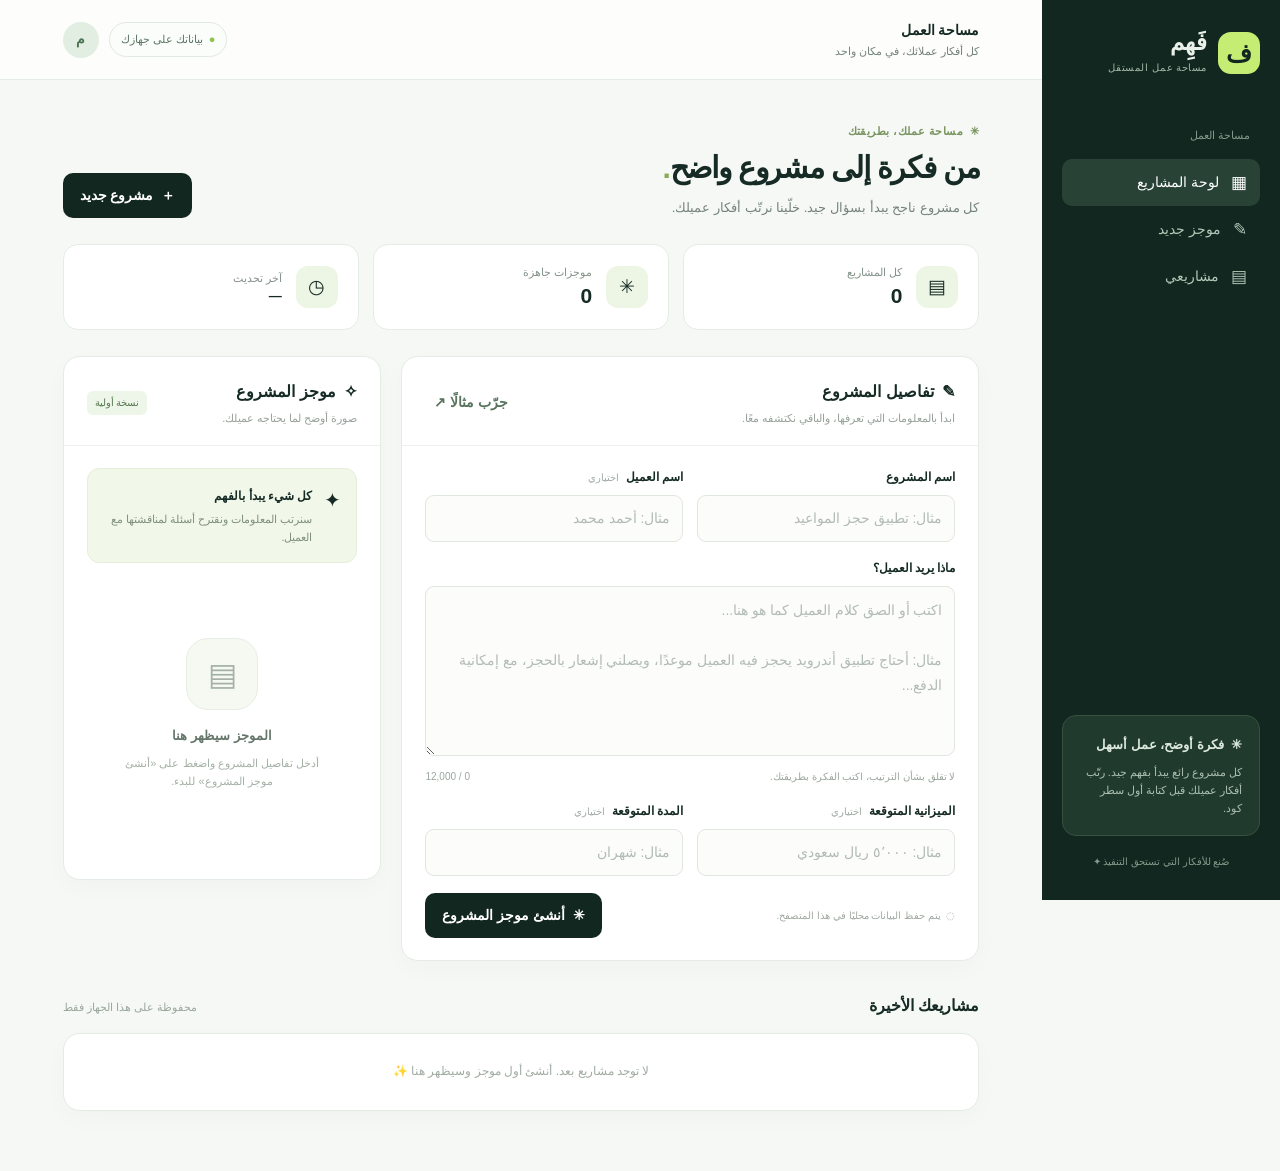
<file: index.html>
<!DOCTYPE html>
<html lang="ar" dir="rtl">
<head>
<meta charset="utf-8"><meta name="viewport" content="width=device-width,initial-scale=1,viewport-fit=cover"><meta name="theme-color" content="#12261f"><meta name="description" content="رتّب طلبات العملاء وحوّلها إلى موجز مشروع واضح."><link rel="manifest" href="manifest.webmanifest"><link rel="icon" href="icon.svg" type="image/svg+xml"><title>فَهِم | من فكرة إلى مشروع واضح</title>
<style>
:root{--ink:#162b25;--dark:#11271f;--muted:#75847b;--line:#e5ebe5;--bg:#f6f8f5;--green:#c5ed73;--white:#fff;--accent:#315b43;--red:#ba554c}*{box-sizing:border-box}body{margin:0;background:var(--bg);color:var(--ink);font-family:Tahoma,Arial,sans-serif;font-size:14px;line-height:1.65}button,input,textarea,select{font:inherit}button{cursor:pointer}button:focus-visible,input:focus-visible,textarea:focus-visible{outline:3px solid #a5cd7b;outline-offset:2px}button{border:0}.layout{display:grid;grid-template-columns:238px minmax(0,1fr);min-height:100vh}.sidebar{background:var(--dark);color:#eaf1ea;padding:30px 20px;display:flex;flex-direction:column;position:sticky;top:0;height:100vh}.brand{display:flex;align-items:center;gap:11px;text-decoration:none;color:inherit}.brand-mark{width:42px;height:42px;border-radius:13px;background:var(--green);color:var(--dark);display:grid;place-items:center;font-size:25px;font-weight:bold;line-height:1}.brand-name{font-size:23px;font-weight:800;line-height:1.1}.brand-small{font-size:10px;color:#a6b7a8;letter-spacing:.05em;margin-top:5px}.nav-label{color:#829a8b;font-size:11px;margin:49px 10px 15px}.nav-btn{width:100%;color:#b4c6b8;background:transparent;border-radius:10px;text-align:right;padding:12px 13px;display:flex;gap:12px;align-items:center}.nav-btn.active,.nav-btn:hover{color:#fff;background:#284336}.nav-icon{font-size:17px;line-height:1}.side-bottom{margin-top:auto;background:#203b2e;border:1px solid #365140;padding:17px;border-radius:14px;color:#dce8dc}.side-bottom strong{font-size:13px}.side-bottom p{font-size:11px;color:#aabfb0;margin:7px 0 0}.side-footer{color:#829a8b;font-size:10px;margin-top:18px;text-align:center}.main{min-width:0}.topbar{height:80px;background:rgba(255,255,255,.76);border-bottom:1px solid var(--line);display:flex;align-items:center;justify-content:space-between;padding:0 6%;gap:16px}.topbar-title{font-weight:700;font-size:14px}.topbar-sub{font-size:11px;color:var(--muted)}.top-actions{display:flex;align-items:center;gap:10px}.local-badge{font-size:11px;color:#5f7867;border:1px solid #e2e9e2;background:#fbfdfb;padding:7px 11px;border-radius:25px;white-space:nowrap}.local-badge:before{content:'●';color:#8fc451;margin-left:6px}.avatar{height:36px;width:36px;border-radius:50%;background:#e2eee1;display:grid;place-items:center;color:#4b7354;font-weight:bold}.container{max-width:1240px;margin:auto;padding:42px 6% 60px}.eyebrow{font-size:11px;font-weight:700;letter-spacing:.04em;color:#77935e;margin-bottom:8px}.hero{display:flex;justify-content:space-between;gap:20px;align-items:end;margin-bottom:26px}.hero h1{font-size:30px;letter-spacing:-.04em;line-height:1.35;margin:0}.hero p{color:var(--muted);margin:8px 0 0;font-size:13px}.btn{border-radius:10px;padding:11px 17px;font-weight:700;display:inline-flex;align-items:center;justify-content:center;gap:8px;white-space:nowrap}.btn-primary{background:var(--dark);color:#fff}.btn-primary:hover{background:#294a36}.btn-lime{background:var(--green);color:var(--dark)}.btn-lime:hover{background:#b4e660}.btn-outline{background:#fff;color:var(--ink);border:1px solid #dce5dc}.btn-outline:hover{background:#f5f8f4}.btn-ghost{background:transparent;color:#58745f;padding:7px 9px}.btn:disabled{opacity:.5;cursor:not-allowed}.metrics{display:grid;grid-template-columns:repeat(3,1fr);gap:14px;margin-bottom:26px}.metric{background:#fff;border:1px solid var(--line);border-radius:15px;padding:18px 20px;display:flex;align-items:center;gap:14px}.metric-icon{height:42px;width:42px;border-radius:12px;background:#edf5e5;display:grid;place-items:center;font-size:19px}.metric-label{font-size:11px;color:#85928a}.metric-value{font-size:21px;font-weight:bold;line-height:1.4}.workspace{display:grid;grid-template-columns:minmax(0,1.45fr) minmax(290px,.8fr);gap:20px;align-items:start}.panel{background:#fff;border:1px solid var(--line);border-radius:17px;box-shadow:0 8px 26px rgba(30,63,43,.025)}.panel-header{padding:22px 23px 18px;border-bottom:1px solid #edf0ed;display:flex;align-items:center;justify-content:space-between;gap:12px}.panel-header h2{margin:0;font-size:16px}.panel-header p{margin:4px 0 0;color:#97a29a;font-size:11px}.panel-body{padding:22px 23px}.field-row{display:grid;grid-template-columns:1fr 1fr;gap:14px}.field{margin-bottom:17px}.field label{display:block;font-size:12px;font-weight:700;margin-bottom:7px}.optional{font-weight:400;color:#a0aaa3;font-size:10px;margin-right:4px}input,textarea,select{width:100%;border:1px solid #dfe7df;background:#fcfdfb;border-radius:9px;padding:11px 12px;color:var(--ink)}input::placeholder,textarea::placeholder{color:#b2bbb4}textarea{resize:vertical;min-height:170px;line-height:1.8}.hint{display:flex;justify-content:space-between;gap:10px;color:#9ba79d;font-size:10px;margin-top:6px}.form-footer{display:flex;align-items:center;justify-content:space-between;gap:12px}.form-note{font-size:10px;color:#a0aaa2}.helper{background:#f1f7e9;border:1px solid #e5efda;padding:15px;border-radius:12px;margin-bottom:16px;display:flex;gap:12px}.helper-icon{font-size:20px}.helper strong{font-size:12px}.helper p{font-size:11px;color:#81907f;margin:3px 0 0}.result-empty{min-height:278px;display:flex;flex-direction:column;align-items:center;justify-content:center;text-align:center;color:#a5b1a7}.empty-art{height:72px;width:72px;border:1px solid #e7eee4;background:#f5f9f1;border-radius:22px;display:grid;place-items:center;font-size:31px;margin-bottom:15px}.result-empty strong{font-size:13px;color:#65766a}.result-empty p{font-size:11px;max-width:220px;margin:7px 0}.result-content h3{font-size:14px;margin:0 0 4px}.result-content .project-client{font-size:11px;color:#93a098;margin-bottom:17px}.result-section{border-top:1px solid #edf1ed;padding-top:14px;margin-top:14px}.result-section h4{font-size:12px;margin:0 0 8px}.result-section p,.result-section li{font-size:12px;color:#65776b;overflow-wrap:anywhere}.result-section ul{padding-right:18px;margin:0}.result-section li{margin:5px 0}.tags{display:flex;flex-wrap:wrap;gap:6px}.tag{background:#eef5e9;color:#55784e;border-radius:6px;padding:4px 8px;font-size:10px}.result-actions{display:flex;gap:7px;flex-wrap:wrap;margin-top:18px}.result-actions .btn{font-size:11px;padding:9px 10px}.section-head{display:flex;justify-content:space-between;align-items:center;margin:32px 0 13px}.section-head h2{font-size:16px;margin:0}.section-head span{font-size:11px;color:#9aa79c}.projects{overflow:hidden}.project-row{display:flex;align-items:center;gap:14px;padding:16px 20px;border-bottom:1px solid #eff2ef}.project-row:last-child{border:0}.project-icon{flex-shrink:0;width:41px;height:41px;border-radius:11px;background:#f0f6eb;color:#6f965e;display:grid;place-items:center;font-size:18px}.project-info{flex:1;min-width:0}.project-info strong{display:block;overflow:hidden;text-overflow:ellipsis;white-space:nowrap;font-size:12px}.project-info small{color:#9ca9a0;font-size:10px}.project-row .btn{font-size:11px}.empty-list{padding:28px;text-align:center;color:#a0aca3;font-size:12px}.toast{position:fixed;bottom:24px;left:24px;background:#193b2d;color:#fff;padding:11px 18px;border-radius:9px;z-index:10;box-shadow:0 8px 22px #0002;font-size:12px;opacity:0;transform:translateY(8px);transition:.2s;pointer-events:none}.toast.show{opacity:1;transform:none}.mobile-brand{display:none}.hidden{display:none!important}#printArea{display:none}@media(max-width:900px){.layout{grid-template-columns:1fr}.sidebar{display:none}.mobile-brand{display:flex}.topbar{padding:0 5%;height:68px}.topbar-title-wrap{display:none}.container{padding:30px 5% 60px}.workspace{grid-template-columns:1fr}.hero h1{font-size:26px}.workspace .panel:last-child{order:2}}@media(max-width:520px){.container{padding:25px 16px 50px}.topbar{padding:0 16px}.hero{align-items:flex-start}.hero h1{font-size:23px}.hero p{font-size:12px}.hero .btn{padding:10px 12px;font-size:11px}.metrics{gap:8px}.metric{padding:12px 10px;gap:8px}.metric-icon{width:31px;height:31px;border-radius:9px;font-size:14px}.metric-label{font-size:9px}.metric-value{font-size:17px}.panel-body{padding:18px 16px}.panel-header{padding:19px 16px}.field-row{grid-template-columns:1fr;gap:0}.form-footer{align-items:flex-start;flex-direction:column-reverse}.form-footer .btn{width:100%}.project-row{padding:14px 12px;gap:8px}.project-row .btn{padding:7px}.local-badge{font-size:10px}.avatar{display:none}.mobile-brand .brand-name{font-size:19px}.mobile-brand .brand-mark{height:35px;width:35px;font-size:20px}.mobile-brand .brand-small{font-size:9px}}@media print{body{background:white}.layout,.toast{display:none!important}#printArea{display:block;color:#111;font-family:Arial,sans-serif;padding:2cm;direction:rtl}#printArea h1{font-size:23pt}#printArea h3{margin-top:22px}#printArea p,#printArea li{font-size:12pt;line-height:1.8;white-space:pre-wrap}}
</style></head>
<body><div class="layout"><aside class="sidebar"><a href="#" class="brand"><div class="brand-mark">ف</div><div><div class="brand-name">فَهِم</div><div class="brand-small">مساحة عمل المستقل</div></div></a><div class="nav-label">مساحة العمل</div><button class="nav-btn active" data-scroll="top"><span class="nav-icon">▦</span> لوحة المشاريع</button><button class="nav-btn" data-scroll="formPanel"><span class="nav-icon">✎</span> موجز جديد</button><button class="nav-btn" data-scroll="projectsSection"><span class="nav-icon">▤</span> مشاريعي</button><button class="nav-btn hidden" id="installSide"><span class="nav-icon">↓</span> تثبيت التطبيق</button><div class="side-bottom"><strong>✳ &nbsp;فكرة أوضح، عمل أسهل</strong><p>كل مشروع رائع يبدأ بفهم جيد. رتّب أفكار عميلك قبل كتابة أول سطر كود.</p></div><div class="side-footer">صُنع للأفكار التي تستحق التنفيذ ✦</div></aside><main class="main" id="top"><header class="topbar"><div class="topbar-title-wrap"><div class="topbar-title">مساحة العمل</div><div class="topbar-sub">كل أفكار عملائك، في مكان واحد</div></div><div class="mobile-brand brand"><div class="brand-mark">ف</div><div><div class="brand-name">فَهِم</div><div class="brand-small">مساحة عمل المستقل</div></div></div><div class="top-actions"><button id="installTop" class="btn btn-outline hidden">↓ تثبيت</button><div class="local-badge">بياناتك على جهازك</div><div class="avatar">م</div></div></header><div class="container"><div class="hero"><div><div class="eyebrow">✳ &nbsp;مساحة عملك، بطريقتك</div><h1>من فكرة إلى مشروع واضح<span style="color:#87ad54">.</span></h1><p>كل مشروع ناجح يبدأ بسؤال جيد. خلّينا نرتّب أفكار عميلك.</p></div><button class="btn btn-primary" id="newBtn"><span>＋</span> مشروع جديد</button></div><div class="metrics"><div class="metric"><div class="metric-icon">▤</div><div><div class="metric-label">كل المشاريع</div><div class="metric-value" id="totalCount">٠</div></div></div><div class="metric"><div class="metric-icon">✳</div><div><div class="metric-label">موجزات جاهزة</div><div class="metric-value" id="readyCount">٠</div></div></div><div class="metric"><div class="metric-icon">◷</div><div><div class="metric-label">آخر تحديث</div><div class="metric-value" id="lastUpdate" style="font-size:13px">—</div></div></div></div><div class="workspace"><section class="panel" id="formPanel"><div class="panel-header"><div><h2>✎ &nbsp;تفاصيل المشروع</h2><p>ابدأ بالمعلومات التي تعرفها، والباقي نكتشفه معًا.</p></div><button id="demoBtn" class="btn btn-ghost">جرّب مثالًا ↗</button></div><div class="panel-body"><form id="briefForm"><div class="field-row"><div class="field"><label for="projectName">اسم المشروع</label><input id="projectName" placeholder="مثال: تطبيق حجز المواعيد" maxlength="100" required></div><div class="field"><label for="clientName">اسم العميل <span class="optional">اختياري</span></label><input id="clientName" placeholder="مثال: أحمد محمد" maxlength="100"></div></div><div class="field"><label for="request">ماذا يريد العميل؟</label><textarea id="request" required placeholder="اكتب أو الصق كلام العميل كما هو هنا...&#10;&#10;مثال: أحتاج تطبيق أندرويد يحجز فيه العميل موعدًا، ويصلني إشعار بالحجز، مع إمكانية الدفع..." maxlength="12000"></textarea><div class="hint"><span>لا تقلق بشأن الترتيب، اكتب الفكرة بطريقتك.</span><span id="charCount">٠ / ١٢٠٠٠</span></div></div><div class="field-row"><div class="field"><label for="budget">الميزانية المتوقعة <span class="optional">اختياري</span></label><input id="budget" placeholder="مثال: ٥٬٠٠٠ ريال سعودي" maxlength="100"></div><div class="field"><label for="timeline">المدة المتوقعة <span class="optional">اختياري</span></label><input id="timeline" placeholder="مثال: شهران" maxlength="100"></div></div><div class="form-footer"><span class="form-note">◌ &nbsp;يتم حفظ البيانات محليًا في هذا المتصفح.</span><button class="btn btn-primary" type="submit">✳ &nbsp;أنشئ موجز المشروع</button></div></form></div></section><section class="panel" id="resultPanel"><div class="panel-header"><div><h2>✧ &nbsp;موجز المشروع</h2><p>صورة أوضح لما يحتاجه عميلك.</p></div><span class="tag">نسخة أولية</span></div><div class="panel-body"><div class="helper"><span class="helper-icon">✦</span><div><strong>كل شيء يبدأ بالفهم</strong><p>سنرتب المعلومات ونقترح أسئلة لمناقشتها مع العميل.</p></div></div><div id="emptyResult" class="result-empty"><div class="empty-art">▤</div><strong>الموجز سيظهر هنا</strong><p>أدخل تفاصيل المشروع واضغط على «أنشئ موجز المشروع» للبدء.</p></div><div id="result" class="result-content hidden"></div></div></section></div><section id="projectsSection"><div class="section-head"><h2>مشاريعك الأخيرة</h2><span>محفوظة على هذا الجهاز فقط</span></div><div id="projects" class="projects panel"></div></section></div></main></div><div class="toast" id="toast" role="status"></div><div id="printArea"></div><script src="app.js"></script></body></html>
</file>
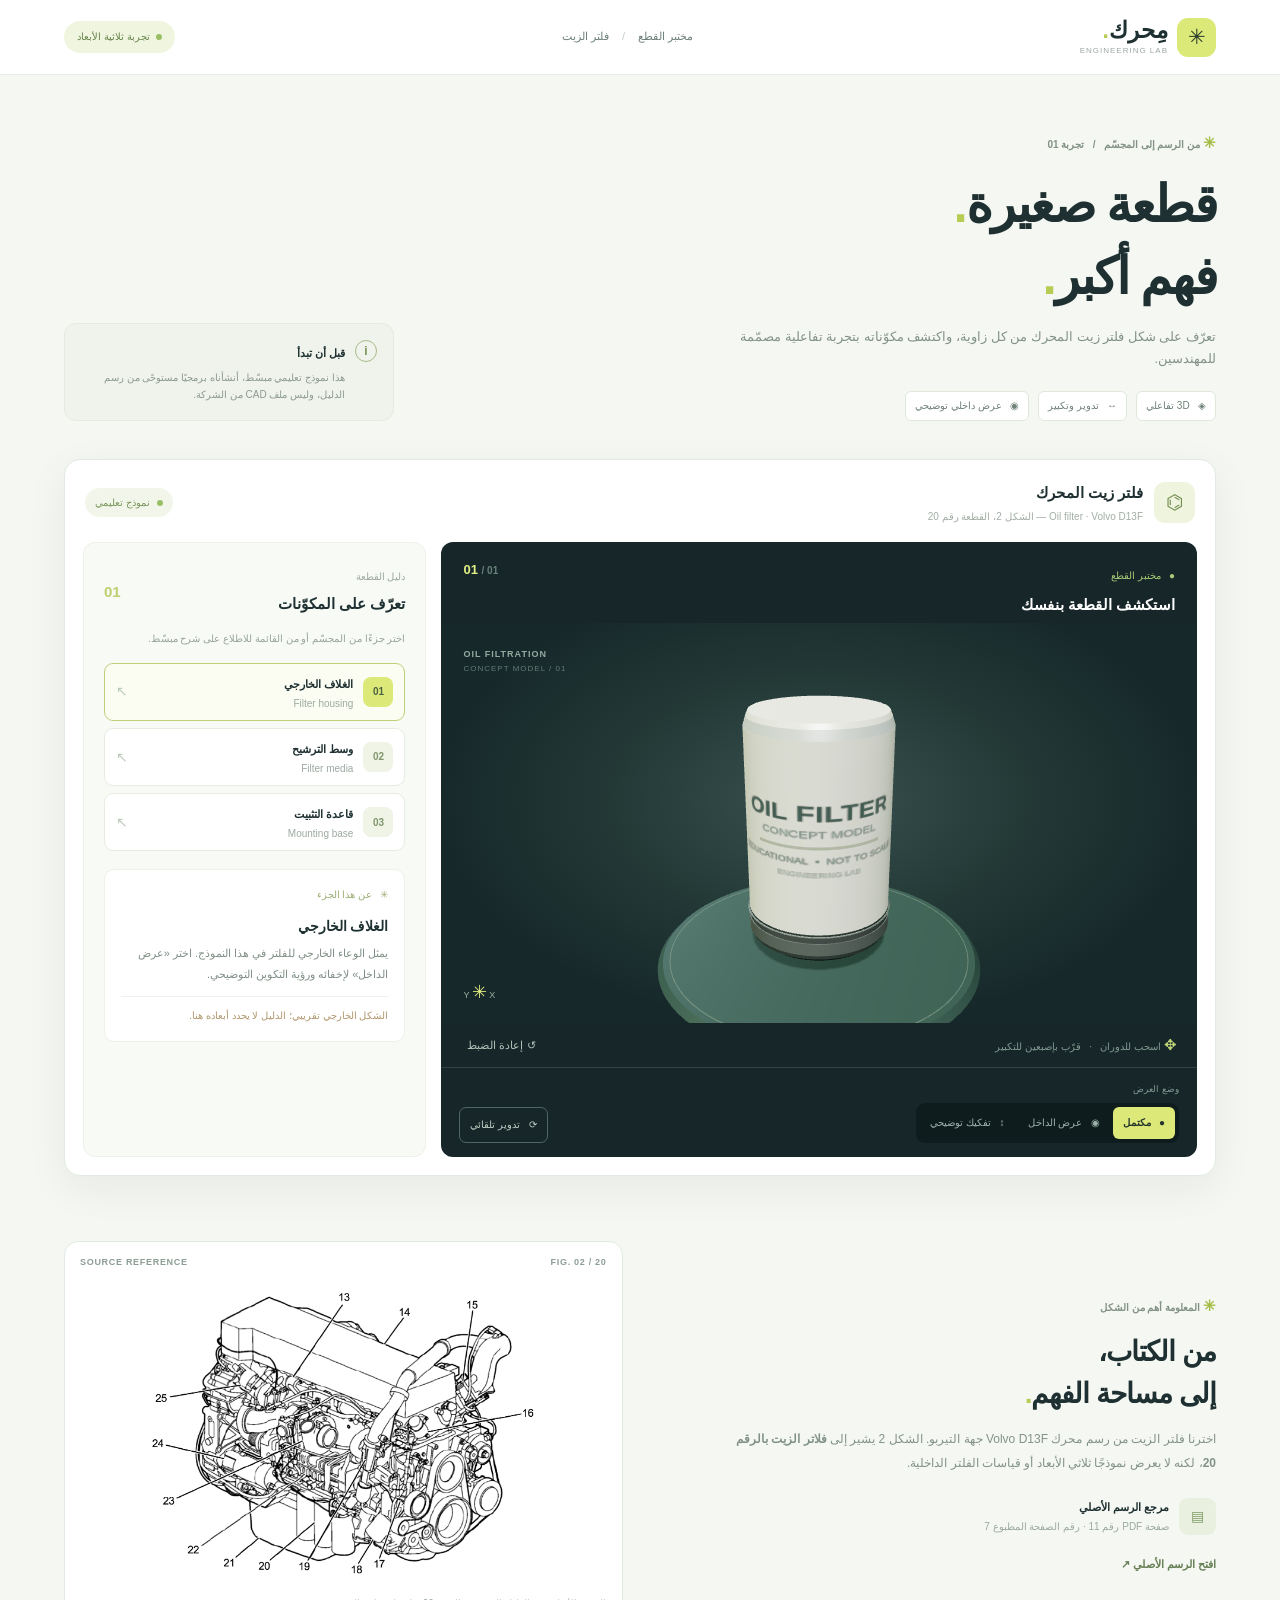
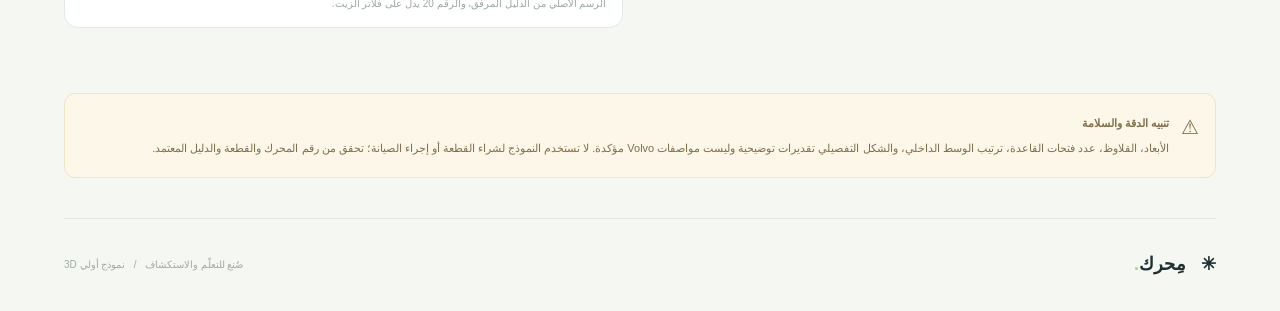
<file: motor-lab/index.html>
<!DOCTYPE html><html lang="ar" dir="rtl"><head><meta charset="utf-8"><meta name="viewport" content="width=device-width,initial-scale=1"><meta name="theme-color" content="#101c20"><meta name="description" content="نموذج ثلاثي الأبعاد تعليمي لفلتر زيت محرك مستوحى من دليل Volvo D13F."><title>مِحرك | مختبر القطع 3D</title><link rel="stylesheet" href="style.css"><script type="importmap">{"imports":{"three":"./vendor/three.module.js"}}</script></head><body><header><div class="header-inner"><a class="brand" href="#"><span>✳</span><div><b>مِحرك<span>.</span></b><small>ENGINEERING LAB</small></div></a><div class="header-center">مختبر القطع <span>/</span> فلتر الزيت</div><div class="tag"><i></i> تجربة ثلاثية الأبعاد</div></div></header><main><section class="intro"><div><div class="eyebrow"><span>✳</span> من الرسم إلى المجسّم &nbsp; / &nbsp; تجربة 01</div><h1>قطعة صغيرة<span>.</span><br>فهم أكبر<span>.</span></h1><p>تعرّف على شكل فلتر زيت المحرك من كل زاوية، واكتشف مكوّناته بتجربة تفاعلية مصمّمة للمهندسين.</p><div class="intro-tags"><span>◈ &nbsp; 3D تفاعلي</span><span>↔ &nbsp; تدوير وتكبير</span><span>◉ &nbsp; عرض داخلي توضيحي</span></div></div><div class="intro-note"><div class="intro-note-icon">i</div><div><b>قبل أن تبدأ</b><p>هذا نموذج تعليمي مبسّط، أنشأناه برمجيًا مستوحًى من رسم الدليل، وليس ملف CAD من الشركة.</p></div></div></section><section class="lab"><div class="lab-top"><div><span class="section-icon">⌬</span><div><h2>فلتر زيت المحرك</h2><p>Oil filter · Volvo D13F — الشكل 2، القطعة رقم 20</p></div></div><span class="lab-badge"><i></i> نموذج تعليمي</span></div><div class="lab-grid"><div class="viewer"><div class="viewer-top"><div><span class="live">● &nbsp; مختبر القطع</span><h3>استكشف القطعة بنفسك</h3></div><span class="viewer-count">01 <small>/ 01</small></span></div><div class="canvas-holder" id="canvasHolder"><div class="loading" id="loading"><span class="loader"></span> جارٍ تجهيز النموذج ثلاثي الأبعاد...</div><div class="webgl-error hidden" id="webglError"><b>تعذّر تشغيل العرض الثلاثي الأبعاد.</b><br>جرّب متصفحًا حديثًا يدعم WebGL، أو افتح الموقع على جهاز آخر.</div><div class="scene-label"><span>OIL FILTRATION</span><small>CONCEPT MODEL / 01</small></div><div class="axis">Y <span>✳</span> X</div></div><div class="viewer-bottom"><div class="help"><span>✥</span> اسحب للدوران &nbsp; · &nbsp; قرّب بإصبعين للتكبير</div><button class="icon-btn" id="resetView" title="إعادة ضبط زاوية العرض">↺ <span>إعادة الضبط</span></button></div><div class="controlbar"><div><span>وضع العرض</span><div class="segmented"><button class="active" id="assembled">● &nbsp; مكتمل</button><button id="interior">◉ &nbsp; عرض الداخل</button><button id="exploded">↕ &nbsp; تفكيك توضيحي</button></div></div><button class="rotate-btn" id="autoRotate" aria-pressed="false">⟳ &nbsp; تدوير تلقائي</button></div></div><aside class="info"><div class="info-header"><div><span>دليل القطعة</span><h3>تعرّف على المكوّنات</h3></div><span class="info-index">01</span></div><p class="info-instruction">اختر جزءًا من المجسّم أو من القائمة للاطلاع على شرح مبسّط.</p><div class="part-list"><button class="part active" data-part="body"><span class="part-num">01</span><span><b>الغلاف الخارجي</b><small>Filter housing</small></span><span class="arrow">↖</span></button><button class="part" data-part="media"><span class="part-num">02</span><span><b>وسط الترشيح</b><small>Filter media</small></span><span class="arrow">↖</span></button><button class="part" data-part="base"><span class="part-num">03</span><span><b>قاعدة التثبيت</b><small>Mounting base</small></span><span class="arrow">↖</span></button></div><div class="detail" aria-live="polite"><div class="detail-label">✳ &nbsp; عن هذا الجزء</div><h4 id="detailTitle">الغلاف الخارجي</h4><p id="detailText">يمثل الوعاء الخارجي للفلتر في هذا النموذج. اختر «عرض الداخل» لإخفائه ورؤية التكوين التوضيحي.</p><div class="detail-source" id="detailSource">الشكل الخارجي تقريبي؛ الدليل لا يحدد أبعاده هنا.</div></div></aside></div></section><section class="source-section"><div class="source-text"><div class="eyebrow"><span>✳</span> المعلومة أهم من الشكل</div><h2>من الكتاب،<br>إلى مساحة الفهم<span>.</span></h2><p>اخترنا فلتر الزيت من رسم محرك Volvo D13F جهة التيربو. الشكل 2 يشير إلى <b>فلاتر الزيت بالرقم 20</b>، لكنه لا يعرض نموذجًا ثلاثي الأبعاد أو قياسات الفلتر الداخلية.</p><div class="source-ref"><span>▤</span><div><b>مرجع الرسم الأصلي</b><small>صفحة PDF رقم 11 · رقم الصفحة المطبوع 7</small></div></div><a class="back-link" href="assets/volvo-diagram.png" target="_blank">افتح الرسم الأصلي ↗</a></div><div class="source-img"><div class="source-img-top">SOURCE REFERENCE <span>FIG. 02 / 20</span></div><img src="assets/volvo-diagram.png" alt="الرسم الأصلي من الدليل: محرك D13F من جهة التيربو، فلتر الزيت رقم 20"><div class="source-caption">الرسم الأصلي من الدليل المرفق، والرقم 20 يدل على فلاتر الزيت.</div></div></section><section class="safety"><span>⚠</span><div><b>تنبيه الدقة والسلامة</b><p>الأبعاد، القلاوظ، عدد فتحات القاعدة، ترتيب الوسط الداخلي، والشكل التفصيلي تقديرات توضيحية وليست مواصفات Volvo مؤكدة. لا تستخدم النموذج لشراء القطعة أو إجراء الصيانة؛ تحقق من رقم المحرك والقطعة والدليل المعتمد.</p></div></section><footer><b>✳ &nbsp; مِحرك<span>.</span></b><span>صُنع للتعلّم والاستكشاف &nbsp; / &nbsp; نموذج أولي 3D</span></footer></main><script type="module" src="main.js"></script></body></html>
</file>
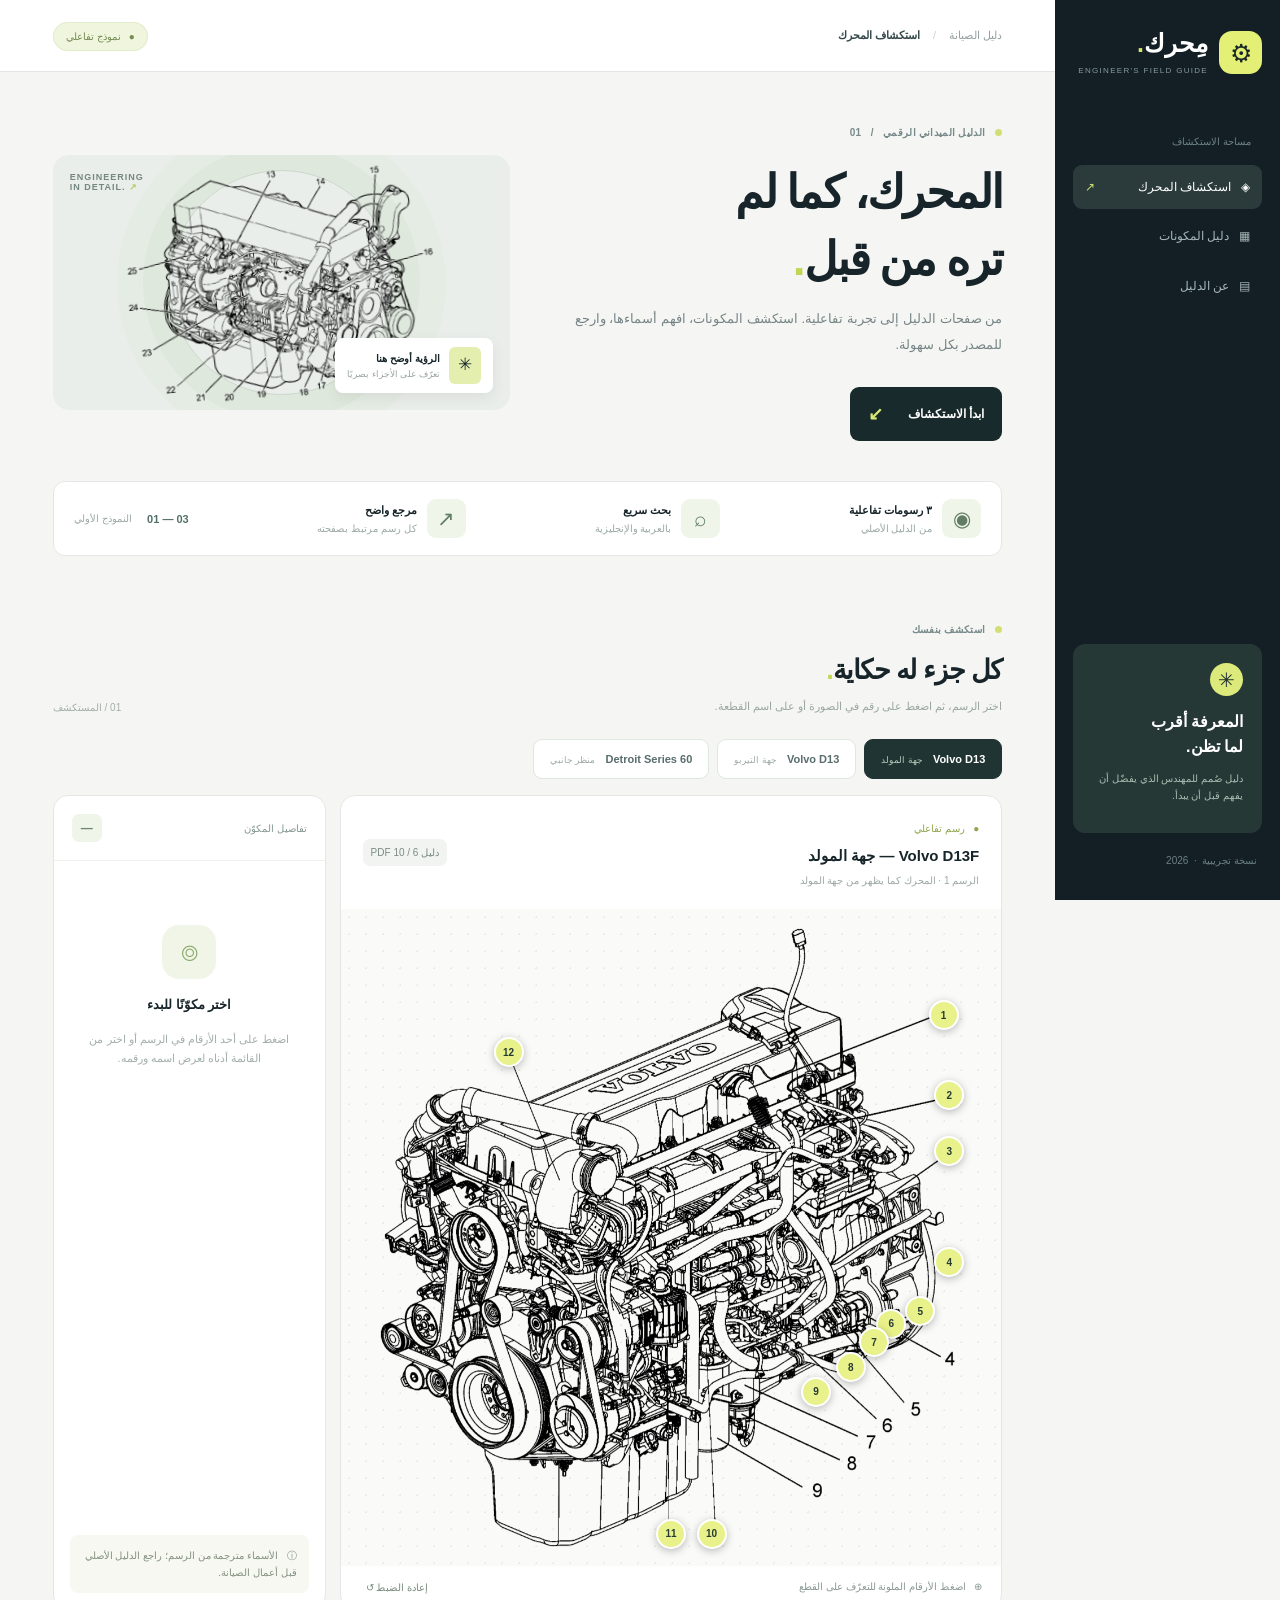
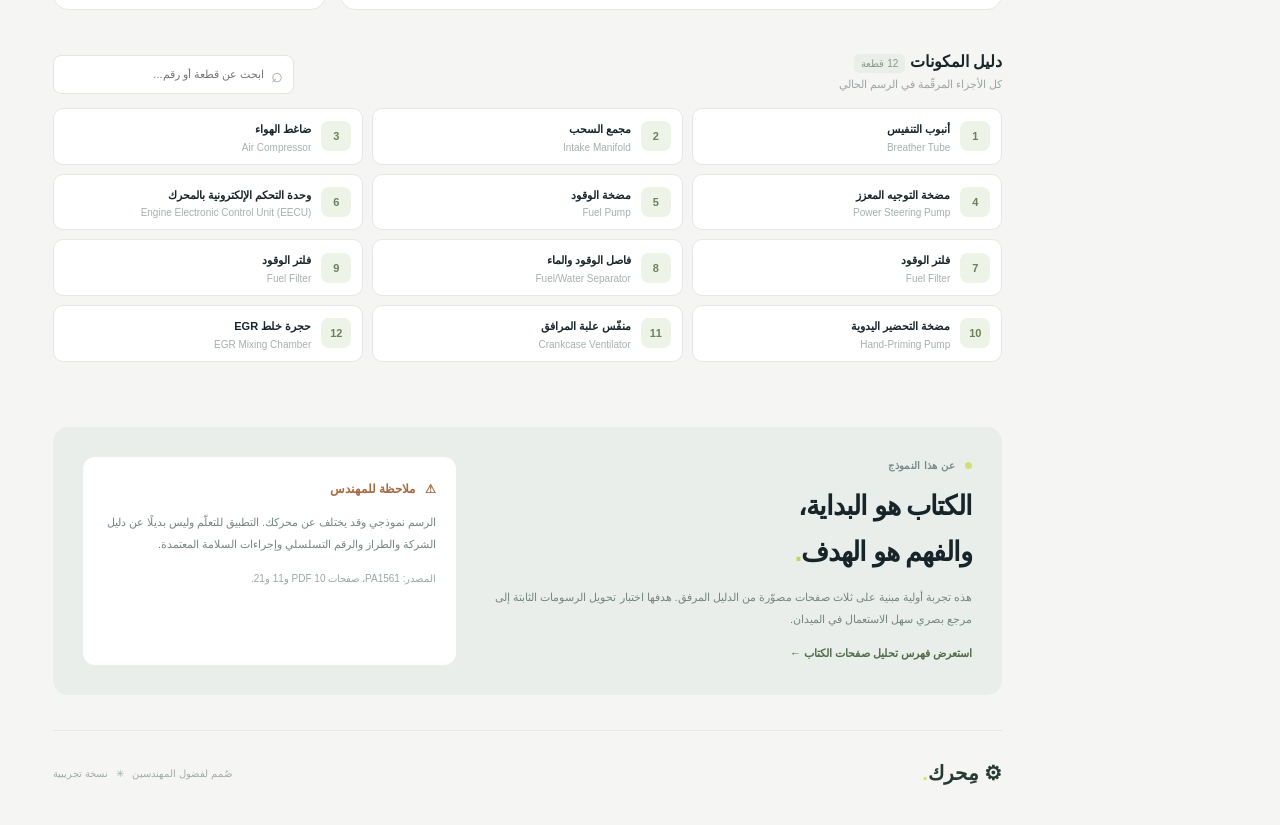
<file: muharik-app/illustrations/index.html>
<!doctype html><html lang="ar" dir="rtl"><head><meta charset="utf-8"><meta name="viewport" content="width=device-width,initial-scale=1"><meta name="theme-color" content="#121c21"><title>مِحرك | دليل تفاعلي للمهندسين</title><link rel="stylesheet" href="style.css"></head><body><div class="app"><aside><a class="logo" href="#"><span class="logo-icon">⚙</span><span><b>مِحرك<span class="dot">.</span></b><small>ENGINEER'S FIELD GUIDE</small></span></a><div class="aside-label">مساحة الاستكشاف</div><button class="side-link active" data-target="explore">◈ &nbsp; استكشاف المحرك <span>↗</span></button><button class="side-link" data-target="parts">▦ &nbsp; دليل المكونات</button><button class="side-link" data-target="about">▤ &nbsp; عن الدليل</button><div class="aside-card"><span>✳</span><strong>المعرفة أقرب<br>لما تظن.</strong><p>دليل صُمم للمهندس الذي يفضّل أن يفهم قبل أن يبدأ.</p></div><div class="aside-foot">نسخة تجريبية &nbsp;·&nbsp; 2026</div></aside><main><header><div class="breadcrumb">دليل الصيانة <span>/</span> <strong>استكشاف المحرك</strong></div><div class="top-right"><span class="beta">● &nbsp; نموذج تفاعلي</span><span class="mobile-logo">⚙ مِحرك</span></div></header><div class="content" id="explore"><div class="intro"><div><div class="eyebrow"><span></span> الدليل الميداني الرقمي &nbsp; / &nbsp; 01</div><h1>المحرك، كما لم<br class="desktop"> تره من قبل<span>.</span></h1><p>من صفحات الدليل إلى تجربة تفاعلية. استكشف المكونات، افهم أسماءها، وارجع للمصدر بكل سهولة.</p><a href="#diagram" class="cta">ابدأ الاستكشاف <span>↙</span></a></div><div class="intro-art"><div class="art-circle"></div><img src="assets/volvo-turbo.png" alt="رسم محرك فولفو دي 13 من الدليل"><div class="art-label"><span>✳</span><div><b>الرؤية أوضح هنا</b><small>تعرّف على الأجزاء بصريًا</small></div></div><div class="art-code">ENGINEERING<br>IN DETAIL. <b>↗</b></div></div></div><div class="meta"><div><span class="meta-icon">◉</span><div><b>٣ رسومات تفاعلية</b><small>من الدليل الأصلي</small></div></div><div><span class="meta-icon">⌕</span><div><b>بحث سريع</b><small>بالعربية والإنجليزية</small></div></div><div><span class="meta-icon">↗</span><div><b>مرجع واضح</b><small>كل رسم مرتبط بصفحته</small></div></div><div class="meta-last"><span>01 — 03</span> &nbsp; النموذج الأولي</div></div><section id="diagram" class="section"><div class="section-top"><div><div class="eyebrow"><span></span> استكشف بنفسك</div><h2>كل جزء له حكاية<span>.</span></h2><p>اختر الرسم، ثم اضغط على رقم في الصورة أو على اسم القطعة.</p></div><span class="section-num">01 / المستكشف</span></div><div class="tabs" role="tablist"><button class="tab active" data-scene="0">Volvo D13 <small>جهة المولد</small></button><button class="tab" data-scene="1">Volvo D13 <small>جهة التيربو</small></button><button class="tab" data-scene="2">Detroit Series 60 <small>منظر جانبي</small></button></div><div class="workbench"><div class="drawing"><div class="drawing-header"><div><span class="live">● &nbsp; رسم تفاعلي</span><h3 id="sceneTitle"></h3><p id="sceneSub"></p></div><div class="page-badge" id="pageBadge"></div></div><div class="img-container"><div class="img-wrap" id="imgWrap"><img id="diagramImg" alt="رسم المحرك مع أرقام المكونات"><div id="markers"></div></div></div><div class="drawing-footer"><span>⊕ &nbsp; اضغط الأرقام الملونة للتعرّف على القطع</span><button id="resetZoom">إعادة الضبط ↺</button></div></div><div class="info"><div class="info-top"><span>تفاصيل المكوّن</span><span id="infoNum">—</span></div><div id="details"><div class="info-empty"><div class="target">⌾</div><h3>اختر مكوّنًا للبدء</h3><p>اضغط على أحد الأرقام في الرسم أو اختر من القائمة أدناه لعرض اسمه ورقمه.</p></div></div><div class="info-note">ⓘ &nbsp; الأسماء مترجمة من الرسم؛ راجع الدليل الأصلي قبل أعمال الصيانة.</div></div></div><div id="parts" class="parts-head"><div><h3>دليل المكونات <span id="partCount"></span></h3><p>كل الأجزاء المرقّمة في الرسم الحالي</p></div><div class="search"><span>⌕</span><input id="search" placeholder="ابحث عن قطعة أو رقم..." aria-label="البحث عن قطعة"></div></div><div id="partsList" class="parts-list"></div></section><section class="about" id="about"><div><div class="eyebrow"><span></span> عن هذا النموذج</div><h2>الكتاب هو البداية،<br>والفهم هو الهدف<span>.</span></h2><p>هذه تجربة أولية مبنية على ثلاث صفحات مصوّرة من الدليل المرفق. هدفها اختبار تحويل الرسومات الثابتة إلى مرجع بصري سهل الاستعمال في الميدان.</p><a href="تحليل-الكتاب.md" target="_blank">استعرض فهرس تحليل صفحات الكتاب ←</a></div><div class="warning"><b>⚠ &nbsp; ملاحظة للمهندس</b><p>الرسم نموذجي وقد يختلف عن محركك. التطبيق للتعلّم وليس بديلًا عن دليل الشركة والطراز والرقم التسلسلي وإجراءات السلامة المعتمدة.</p><small>المصدر: PA1561، صفحات PDF 10 و11 و21.</small></div></section><footer><b>⚙ مِحرك<span>.</span></b><span>صُمم لفضول المهندسين &nbsp; ✳ &nbsp; نسخة تجريبية</span></footer></div></main></div><script src="app.js"></script></body></html>
</file>
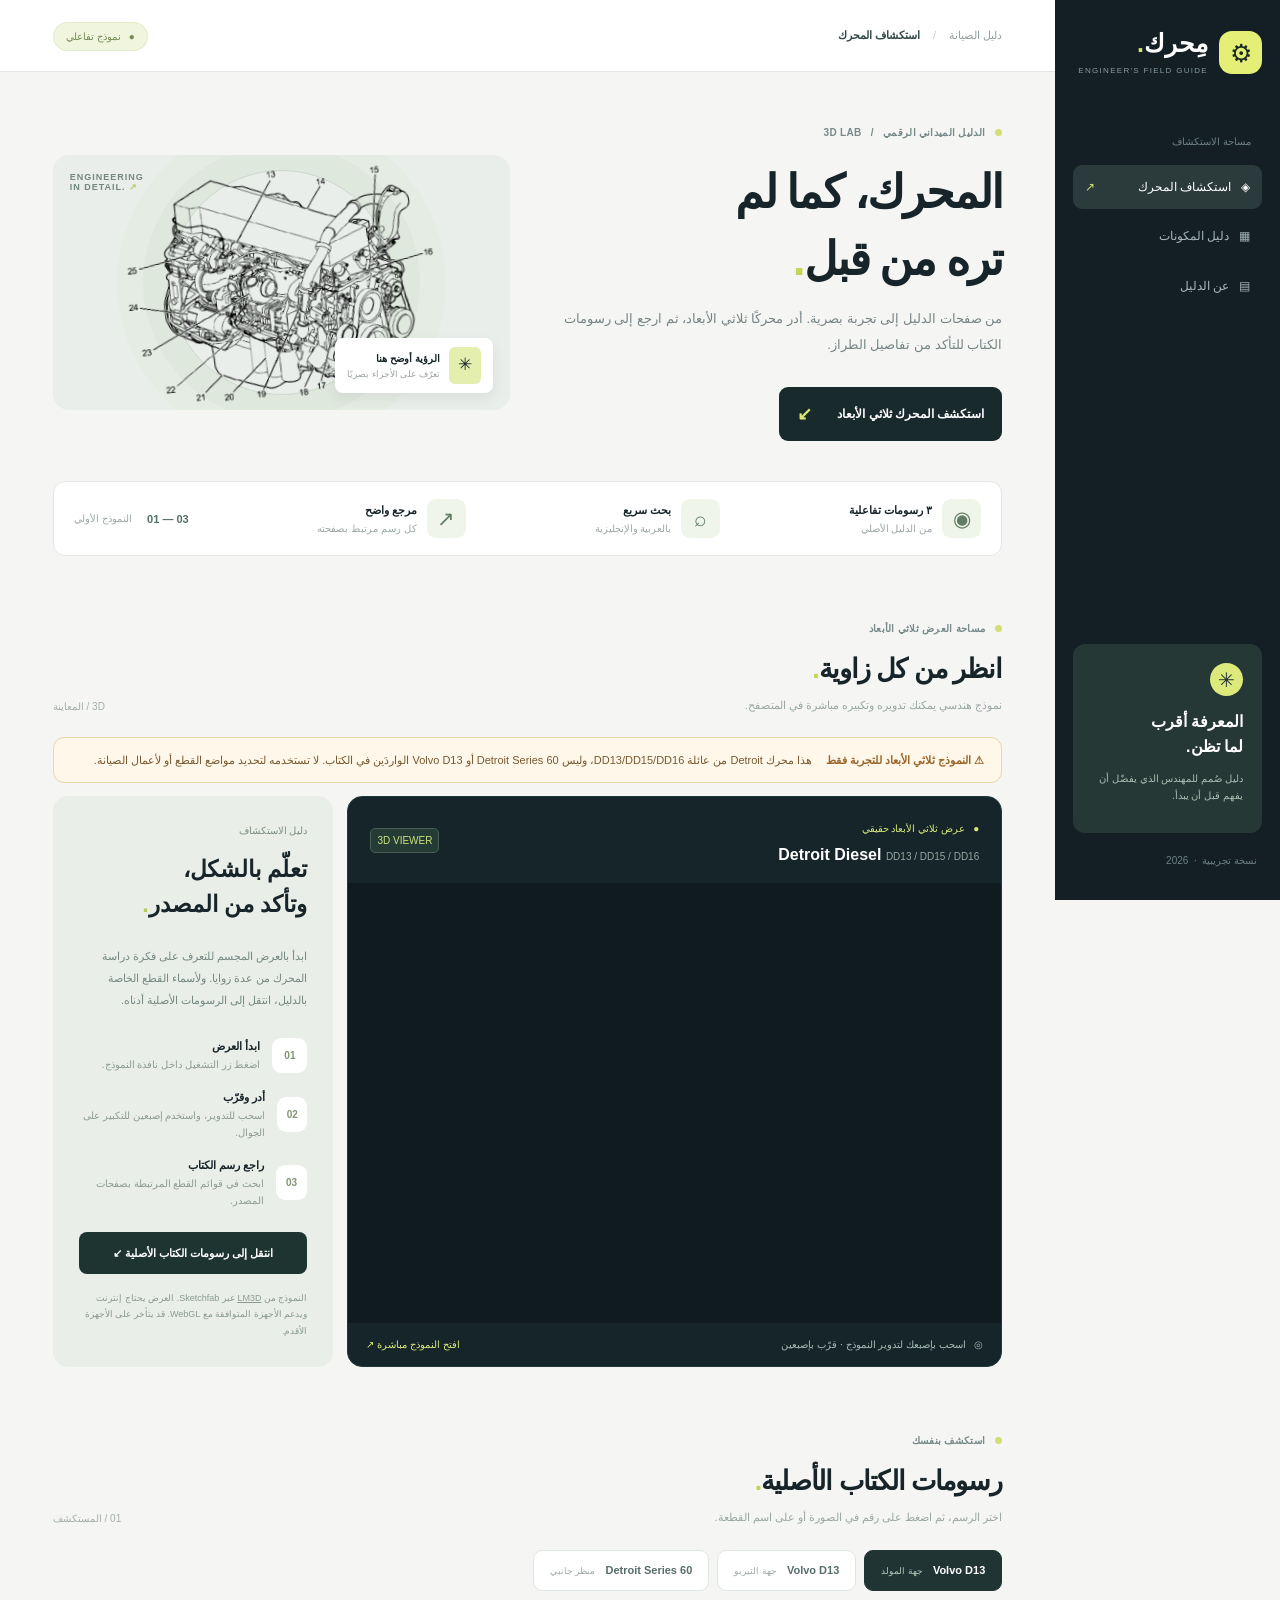
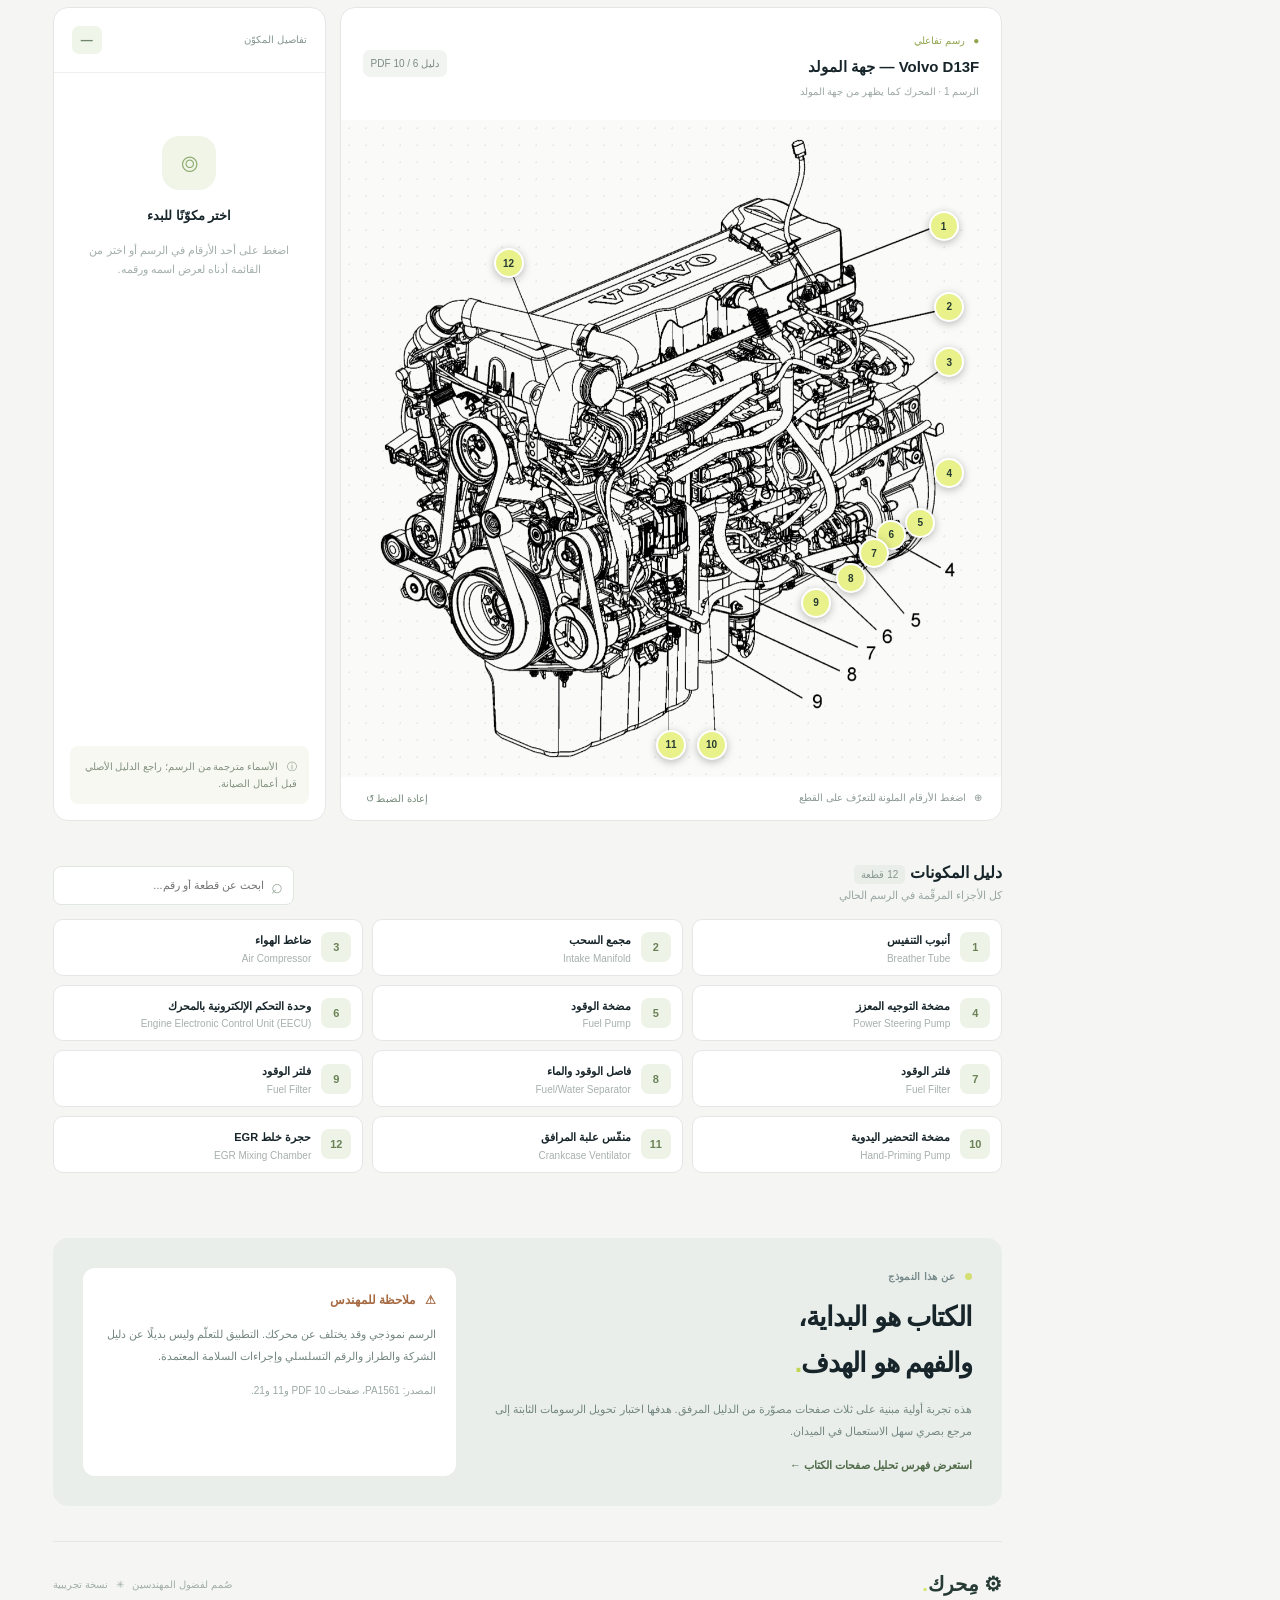
<file: motor-lab/prototypes/embedded-3d/index.html>
<!doctype html><html lang="ar" dir="rtl"><head><meta charset="utf-8"><meta name="viewport" content="width=device-width,initial-scale=1"><meta name="theme-color" content="#121c21"><title>مِحرك | دليل تفاعلي للمهندسين</title><link rel="stylesheet" href="style.css"></head><body><div class="app"><aside><a class="logo" href="#"><span class="logo-icon">⚙</span><span><b>مِحرك<span class="dot">.</span></b><small>ENGINEER'S FIELD GUIDE</small></span></a><div class="aside-label">مساحة الاستكشاف</div><button class="side-link active" data-target="threeD">◈ &nbsp; استكشاف المحرك <span>↗</span></button><button class="side-link" data-target="parts">▦ &nbsp; دليل المكونات</button><button class="side-link" data-target="about">▤ &nbsp; عن الدليل</button><div class="aside-card"><span>✳</span><strong>المعرفة أقرب<br>لما تظن.</strong><p>دليل صُمم للمهندس الذي يفضّل أن يفهم قبل أن يبدأ.</p></div><div class="aside-foot">نسخة تجريبية &nbsp;·&nbsp; 2026</div></aside><main><header><div class="breadcrumb">دليل الصيانة <span>/</span> <strong>استكشاف المحرك</strong></div><div class="top-right"><span class="beta">● &nbsp; نموذج تفاعلي</span><span class="mobile-logo">⚙ مِحرك</span></div></header><div class="content" id="explore"><div class="intro"><div><div class="eyebrow"><span></span> الدليل الميداني الرقمي &nbsp; / &nbsp; 3D LAB</div><h1>المحرك، كما لم<br class="desktop"> تره من قبل<span>.</span></h1><p>من صفحات الدليل إلى تجربة بصرية. أدر محركًا ثلاثي الأبعاد، ثم ارجع إلى رسومات الكتاب للتأكد من تفاصيل الطراز.</p><a href="#threeD" class="cta">استكشف المحرك ثلاثي الأبعاد <span>↙</span></a></div><div class="intro-art"><div class="art-circle"></div><img src="assets/volvo-turbo.png" alt="رسم محرك فولفو دي 13 من الدليل"><div class="art-label"><span>✳</span><div><b>الرؤية أوضح هنا</b><small>تعرّف على الأجزاء بصريًا</small></div></div><div class="art-code">ENGINEERING<br>IN DETAIL. <b>↗</b></div></div></div><div class="meta"><div><span class="meta-icon">◉</span><div><b>٣ رسومات تفاعلية</b><small>من الدليل الأصلي</small></div></div><div><span class="meta-icon">⌕</span><div><b>بحث سريع</b><small>بالعربية والإنجليزية</small></div></div><div><span class="meta-icon">↗</span><div><b>مرجع واضح</b><small>كل رسم مرتبط بصفحته</small></div></div><div class="meta-last"><span>01 — 03</span> &nbsp; النموذج الأولي</div></div><section id="threeD" class="section three-d-section"><div class="section-top"><div><div class="eyebrow"><span></span> مساحة العرض ثلاثي الأبعاد</div><h2>انظر من كل زاوية<span>.</span></h2><p>نموذج هندسي يمكنك تدويره وتكبيره مباشرة في المتصفح.</p></div><span class="section-num">3D / المعاينة</span></div><div class="three-d-warning"><strong>⚠ النموذج ثلاثي الأبعاد للتجربة فقط</strong><span>هذا محرك Detroit من عائلة DD13/DD15/DD16، وليس Detroit Series 60 أو Volvo D13 الواردَين في الكتاب. لا تستخدمه لتحديد مواضع القطع أو لأعمال الصيانة.</span></div><div class="viewer-grid"><div class="viewer-card"><div class="viewer-head"><div><span class="viewer-live">● &nbsp; عرض ثلاثي الأبعاد حقيقي</span><h3>Detroit Diesel <small>DD13 / DD15 / DD16</small></h3></div><span class="viewer-tag">3D VIEWER</span></div><div class="viewer-frame"><iframe id="model3d" title="نموذج ثلاثي الأبعاد لمحرك Detroit Diesel DD13 DD15 DD16، للتجربة فقط" src="https://sketchfab.com/models/9cb230e23a7248778c1daa0b031ddeba/embed?autostart=0&amp;ui_theme=dark" allow="autoplay; fullscreen; xr-spatial-tracking" allowfullscreen loading="lazy" referrerpolicy="strict-origin-when-cross-origin"></iframe></div><div class="viewer-foot"><span>◎ &nbsp; اسحب بإصبعك لتدوير النموذج · قرّب بإصبعين</span><a href="https://sketchfab.com/3d-models/detroit-diesel-engine-9cb230e23a7248778c1daa0b031ddeba" target="_blank" rel="noopener noreferrer">افتح النموذج مباشرة ↗</a></div></div><div class="viewer-side"><span class="side-kicker">دليل الاستكشاف</span><h3>تعلّم بالشكل،<br>وتأكد من المصدر<span>.</span></h3><p>ابدأ بالعرض المجسم للتعرف على فكرة دراسة المحرك من عدة زوايا. ولأسماء القطع الخاصة بالدليل، انتقل إلى الرسومات الأصلية أدناه.</p><div class="step"><i>01</i><div><b>ابدأ العرض</b><small>اضغط زر التشغيل داخل نافذة النموذج.</small></div></div><div class="step"><i>02</i><div><b>أدر وقرّب</b><small>اسحب للتدوير، واستخدم إصبعين للتكبير على الجوال.</small></div></div><div class="step"><i>03</i><div><b>راجع رسم الكتاب</b><small>ابحث في قوائم القطع المرتبطة بصفحات المصدر.</small></div></div><a href="#diagram" class="viewer-action">انتقل إلى رسومات الكتاب الأصلية ↙</a><small class="view-credit">النموذج من <a href="https://sketchfab.com/lm9241221" target="_blank" rel="noopener">LM3D</a> عبر Sketchfab. العرض يحتاج إنترنت ويدعم الأجهزة المتوافقة مع WebGL. قد يتأخر على الأجهزة الأقدم.</small></div></div></section><section id="diagram" class="section"><div class="section-top"><div><div class="eyebrow"><span></span> استكشف بنفسك</div><h2>رسومات الكتاب الأصلية<span>.</span></h2><p>اختر الرسم، ثم اضغط على رقم في الصورة أو على اسم القطعة.</p></div><span class="section-num">01 / المستكشف</span></div><div class="tabs" role="tablist"><button class="tab active" data-scene="0">Volvo D13 <small>جهة المولد</small></button><button class="tab" data-scene="1">Volvo D13 <small>جهة التيربو</small></button><button class="tab" data-scene="2">Detroit Series 60 <small>منظر جانبي</small></button></div><div class="workbench"><div class="drawing"><div class="drawing-header"><div><span class="live">● &nbsp; رسم تفاعلي</span><h3 id="sceneTitle"></h3><p id="sceneSub"></p></div><div class="page-badge" id="pageBadge"></div></div><div class="img-container"><div class="img-wrap" id="imgWrap"><img id="diagramImg" alt="رسم المحرك مع أرقام المكونات"><div id="markers"></div></div></div><div class="drawing-footer"><span>⊕ &nbsp; اضغط الأرقام الملونة للتعرّف على القطع</span><button id="resetZoom">إعادة الضبط ↺</button></div></div><div class="info"><div class="info-top"><span>تفاصيل المكوّن</span><span id="infoNum">—</span></div><div id="details"><div class="info-empty"><div class="target">⌾</div><h3>اختر مكوّنًا للبدء</h3><p>اضغط على أحد الأرقام في الرسم أو اختر من القائمة أدناه لعرض اسمه ورقمه.</p></div></div><div class="info-note">ⓘ &nbsp; الأسماء مترجمة من الرسم؛ راجع الدليل الأصلي قبل أعمال الصيانة.</div></div></div><div id="parts" class="parts-head"><div><h3>دليل المكونات <span id="partCount"></span></h3><p>كل الأجزاء المرقّمة في الرسم الحالي</p></div><div class="search"><span>⌕</span><input id="search" placeholder="ابحث عن قطعة أو رقم..." aria-label="البحث عن قطعة"></div></div><div id="partsList" class="parts-list"></div></section><section class="about" id="about"><div><div class="eyebrow"><span></span> عن هذا النموذج</div><h2>الكتاب هو البداية،<br>والفهم هو الهدف<span>.</span></h2><p>هذه تجربة أولية مبنية على ثلاث صفحات مصوّرة من الدليل المرفق. هدفها اختبار تحويل الرسومات الثابتة إلى مرجع بصري سهل الاستعمال في الميدان.</p><a href="تحليل-الكتاب.md" target="_blank">استعرض فهرس تحليل صفحات الكتاب ←</a></div><div class="warning"><b>⚠ &nbsp; ملاحظة للمهندس</b><p>الرسم نموذجي وقد يختلف عن محركك. التطبيق للتعلّم وليس بديلًا عن دليل الشركة والطراز والرقم التسلسلي وإجراءات السلامة المعتمدة.</p><small>المصدر: PA1561، صفحات PDF 10 و11 و21.</small></div></section><footer><b>⚙ مِحرك<span>.</span></b><span>صُمم لفضول المهندسين &nbsp; ✳ &nbsp; نسخة تجريبية</span></footer></div></main></div><script src="app.js"></script></body></html>
</file>
<file: motor-lab/style.css>
:root{--ink:#1e3031;--green:#dce979;--dark:#142427;--muted:#85938e;--line:#e2e9e3}*{box-sizing:border-box}html{scroll-behavior:smooth}body{margin:0;color:var(--ink);background:#f5f7f2;font-family:Tahoma,Arial,sans-serif;font-size:14px;line-height:1.75}button,a{cursor:pointer}button{font:inherit;border:0}a{text-decoration:none;color:inherit}button:focus-visible,a:focus-visible{outline:3px solid #c9d966;outline-offset:3px}.hidden{display:none!important}header{height:75px;background:#fff;border-bottom:1px solid #e8ede6}.header-inner{max-width:1390px;margin:auto;height:100%;padding:0 5%;display:flex;align-items:center;justify-content:space-between}.brand{display:flex;align-items:center;gap:9px}.brand>span{width:39px;height:39px;display:grid;place-items:center;background:#dbe979;color:#26382b;border-radius:11px;font-size:21px}.brand b{font-size:23px;line-height:1}.brand b span,h1 span,h2 span{color:#b8cb53}.brand small{display:block;font:8px Arial;color:#9da9a2;letter-spacing:1px}.header-center{font-size:11px;color:#6d7f77}.header-center span{color:#c3cec4;margin:0 10px}.tag{background:#f0f5df;color:#68854b;border-radius:30px;padding:7px 13px;font-size:10px}.tag i,.lab-badge i{display:inline-block;width:6px;height:6px;border-radius:50%;background:#9abf65;margin-left:4px}main{max-width:1390px;margin:auto;padding:0 5%}.intro{display:flex;justify-content:space-between;align-items:end;gap:35px;padding:55px 0 38px}.eyebrow{font-size:10px;font-weight:bold;color:#829286}.eyebrow span{color:#a5bd48;font-size:15px}.intro h1{font-size:clamp(32px,4vw,52px);line-height:1.4;letter-spacing:-2px;margin:13px 0}.intro>div:first-child>p{color:#83918b;max-width:535px;font-size:13px;margin:0}.intro-tags{display:flex;gap:9px;flex-wrap:wrap;margin-top:20px}.intro-tags span{border:1px solid #e0e8dc;background:#fff;border-radius:6px;padding:5px 9px;font-size:10px;color:#708378}.intro-note{max-width:330px;border:1px solid #e5e9df;background:#f0f3eb;border-radius:12px;padding:16px;display:flex;gap:10px}.intro-note-icon{border:1px solid #a9bb89;color:#789456;border-radius:50%;width:22px;height:22px;display:grid;place-items:center;font:bold 12px Arial;flex-shrink:0}.intro-note b{font-size:11px}.intro-note p{font-size:10px;color:#8d9b90;margin:4px 0 0}.lab{background:#fff;border:1px solid var(--line);border-radius:16px;padding:18px;box-shadow:0 12px 40px #233f2710}.lab-top{display:flex;justify-content:space-between;align-items:center;padding:2px 2px 17px}.lab-top>div{display:flex;gap:11px;align-items:center}.section-icon{width:41px;height:41px;display:grid;place-items:center;background:#eff4df;border-radius:11px;color:#728e4f;font-size:20px}.lab-top h2{font-size:15px;margin:0}.lab-top p{font-size:10px;color:#a2aea5;margin:2px 0 0}.lab-badge{font-size:10px;background:#f2f6ea;color:#79965b;padding:6px 10px;border-radius:20px}.lab-grid{display:grid;grid-template-columns:minmax(0,1.65fr) minmax(275px,.75fr);gap:15px}.viewer{background:#162629;color:white;border-radius:12px;overflow:hidden}.viewer-top{padding:20px 22px 0;display:flex;justify-content:space-between}.live{font-size:10px;color:#a8ca76}.viewer-top h3{font-size:15px;margin:5px 0}.viewer-count{font:bold 13px Arial;color:#e2ef87;direction:ltr}.viewer-count small{color:#69817b;font-size:10px}.canvas-holder{height:400px;position:relative;overflow:hidden;touch-action:none;background:radial-gradient(ellipse at 50% 44%,#3b5150 0,#233936 39%,#17282a 72%)}.canvas-holder canvas{position:absolute;inset:0;width:100%;height:100%;display:block}.scene-label{position:absolute;top:26px;left:22px;direction:ltr;color:#93aaa0;font:bold 9px Arial;letter-spacing:1px;pointer-events:none;z-index:1}.scene-label small{display:block;font:8px Arial;letter-spacing:1px;color:#617c73;margin-top:5px}.axis{position:absolute;bottom:20px;left:22px;color:#9cb3a4;font:9px Arial;pointer-events:none}.axis span{color:#ddeb81;font-size:18px}.loading,.webgl-error{position:absolute;inset:0;display:flex;align-items:center;justify-content:center;gap:8px;color:#bacbc1;z-index:3;background:#203331;font-size:11px;text-align:center;padding:20px}.webgl-error{display:block;padding-top:130px}.loader{border:2px solid #60766b;border-top-color:#dbe979;width:18px;height:18px;border-radius:50%;animation:spin 1s linear infinite}@keyframes spin{to{transform:rotate(360deg)}}.viewer-bottom{display:flex;justify-content:space-between;align-items:center;padding:9px 20px;color:#829a90;font-size:10px}.help span{color:#c4d979;font-size:15px}.icon-btn{background:transparent;color:#b3c2b8;font-size:11px}.controlbar{border-top:1px solid #314441;padding:14px 18px;display:flex;align-items:end;justify-content:space-between;gap:10px}.controlbar>div>span{display:block;font-size:9px;color:#829a90;margin-bottom:5px}.segmented{display:flex;gap:3px;background:#0e1c1e;padding:4px;border-radius:9px}.segmented button{color:#9db2aa;background:transparent;border-radius:6px;padding:7px 10px;font-size:10px;white-space:nowrap}.segmented button.active{background:#dce979;color:#24342c;font-weight:bold}.rotate-btn{border:1px solid #506761;border-radius:7px;color:#becfc4;background:transparent;padding:8px 10px;font-size:10px;white-space:nowrap}.rotate-btn[aria-pressed=true]{background:#dce979;color:#20352d}.info{background:#f8faf6;border:1px solid #edf1e8;border-radius:12px;padding:20px;display:flex;flex-direction:column}.info-header{display:flex;justify-content:space-between;align-items:center}.info-header span{color:#9daaa0;font-size:10px}.info-header h3{font-size:15px;margin:3px 0}.info-index{font:bold 15px Arial!important;color:#bdcf6e!important}.info-instruction{font-size:10px;color:#97a49b;margin:10px 0 15px}.part-list{display:flex;flex-direction:column;gap:7px}.part{display:flex;align-items:center;text-align:right;gap:10px;padding:11px;background:#fff;color:var(--ink);border:1px solid #e7ece3;border-radius:9px}.part.active{border-color:#bfd07b;background:#fbfdf2}.part-num{font:bold 10px Arial;background:#eff4e7;color:#81966d;width:30px;height:30px;border-radius:8px;display:grid;place-items:center}.part.active .part-num{background:#dce979;color:#4a6241}.part b,.part small{display:block}.part b{font-size:11px}.part small{font:10px Arial;color:#9ca9a0;margin-top:4px;text-align:right}.arrow{margin-right:auto;color:#bdcabc}.detail{margin-top:18px;background:white;border:1px solid #edf1e8;border-radius:10px;padding:16px}.detail-label{color:#9cae75;font-size:10px}.detail h4{font-size:14px;margin:10px 0 5px}.detail p{font-size:11px;color:#819087;line-height:1.9;margin:0}.detail-source{margin-top:11px;padding-top:10px;border-top:1px solid #f0f2ed;font-size:10px;color:#b1986f}.source-section{display:grid;grid-template-columns:1fr 1fr;align-items:center;gap:35px;padding:65px 0}.source-text h2{font-size:28px;line-height:1.5;margin:12px 0;letter-spacing:-1px}.source-text>p{font-size:12px;color:#82928a;max-width:500px;line-height:2}.source-ref{display:flex;align-items:center;gap:10px;margin-top:23px}.source-ref>span{width:37px;height:37px;display:grid;place-items:center;background:#e9f0df;border-radius:9px;color:#829e68}.source-ref b,.source-ref small{display:block}.source-ref b{font-size:11px}.source-ref small{font-size:10px;color:#9baaa0}.back-link{display:inline-block;color:#667f55;font-size:11px;font-weight:bold;margin-top:20px}.source-img{background:#fff;border:1px solid var(--line);border-radius:14px;padding:15px}.source-img-top{display:flex;justify-content:space-between;direction:ltr;font:bold 9px Arial;letter-spacing:.7px;color:#8d9e95}.source-img img{display:block;max-width:100%;width:100%;max-height:300px;object-fit:contain;margin:14px auto}.source-caption{font-size:10px;color:#9ca9a0}.safety{display:flex;gap:12px;background:#fcf7e9;border:1px solid #efe5c7;border-radius:11px;padding:16px;color:#806f4b}.safety>span{font-size:20px}.safety b{font-size:11px}.safety p{font-size:11px;margin:3px 0;line-height:1.9}footer{display:flex;justify-content:space-between;align-items:center;border-top:1px solid var(--line);padding:30px 0;margin-top:40px}footer b{font-size:18px}footer b span{color:#bdcf67}footer>span{font-size:10px;color:#a1ada4}@media(max-width:850px){.intro-note{max-width:250px}.lab-grid{grid-template-columns:1fr}.canvas-holder{height:420px}.info{display:block}.part-list{display:grid;grid-template-columns:repeat(3,1fr)}.detail{min-height:130px}.arrow{display:none}}@media(max-width:600px){header{height:64px}.header-inner,main{padding-left:16px;padding-right:16px}.header-center{display:none}.tag{font-size:9px}.brand b{font-size:20px}.intro{padding:34px 0 25px;display:block}.intro h1{font-size:34px}.intro-note{margin-top:20px;max-width:none}.intro-tags{gap:6px}.lab{padding:10px}.lab-top{padding:4px 3px 13px}.lab-top h2{font-size:13px}.lab-top p{font-size:9px}.section-icon{width:36px;height:36px}.viewer-top{padding:16px 15px 0}.canvas-holder{height:340px}.viewer-bottom{padding:9px 12px}.controlbar{display:block;padding:12px}.segmented{overflow:auto}.segmented button{flex:1;font-size:9px;padding:8px 7px}.rotate-btn{margin-top:8px}.info{padding:15px}.part-list{grid-template-columns:1fr}.part{padding:9px}.detail{min-height:0}.source-section{grid-template-columns:1fr;padding:45px 0;gap:20px}.source-text h2{font-size:23px}.safety{padding:13px}.safety p{font-size:10px}footer>span{font-size:9px}}
</file>
<file: muharik-app/illustrations/style.css>
:root{--ink:#17252a;--muted:#77858a;--line:#e3e8e7;--accent:#e4ef75;--orange:#dc7144;--bg:#f5f6f3}*{box-sizing:border-box}html{scroll-behavior:smooth}body{margin:0;background:var(--bg);color:var(--ink);font-family:Tahoma,Arial,sans-serif;font-size:14px;line-height:1.7}button,input{font:inherit}button,a{cursor:pointer}a{text-decoration:none;color:inherit}button{border:0}button:focus-visible,input:focus-visible,a:focus-visible{outline:3px solid #cbb63e;outline-offset:3px}.app{display:grid;grid-template-columns:225px minmax(0,1fr)}aside{background:#131f24;color:white;height:100vh;position:sticky;top:0;padding:31px 18px;display:flex;flex-direction:column}.logo{display:flex;align-items:center;gap:11px}.logo-icon{width:43px;height:43px;background:var(--accent);color:#1a2826;display:grid;place-items:center;border-radius:13px;font-size:25px}.logo b{font-size:25px;line-height:1}.logo small{display:block;font:8px Arial;letter-spacing:1.3px;color:#879a9e;margin-top:6px}.dot,h1 span,h2 span,footer b span{color:#d5e56e}.aside-label{color:#6e8287;font-size:10px;margin:58px 11px 15px}.side-link{background:transparent;color:#a8b8b9;text-align:right;padding:12px;border-radius:9px;font-size:12px;margin-bottom:5px}.side-link.active,.side-link:hover{background:#2b3b3c;color:white}.side-link span{float:left;color:#cfdf76}.aside-card{margin-top:auto;background:#263836;padding:19px;border-radius:12px;position:relative;overflow:hidden}.aside-card>span{display:grid;place-items:center;width:33px;height:33px;background:#dce97b;color:#243332;border-radius:50%;font-size:20px;margin-bottom:14px}.aside-card strong{font-size:16px;line-height:1.5}.aside-card p{font-size:10px;color:#aabbb0}.aside-foot{font-size:10px;color:#6c8184;margin:19px 5px 0}header{height:72px;background:#fff;border-bottom:1px solid var(--line);display:flex;justify-content:space-between;align-items:center;padding:0 5%}.breadcrumb{font-size:11px;color:#93a09f}.breadcrumb span{margin:0 10px;color:#cad1cf}.breadcrumb strong{color:#34484a}.beta{font-size:10px;color:#758c55;background:#f0f5de;border:1px solid #e2eccb;padding:8px 12px;border-radius:20px}.mobile-logo{display:none}.content{max-width:1350px;margin:auto;padding:0 5%}.intro{display:grid;grid-template-columns:1fr 1fr;align-items:center;gap:35px;padding:52px 0 40px}.eyebrow{color:#77898a;font-size:10px;font-weight:bold;letter-spacing:.03em}.eyebrow span{display:inline-block;width:7px;height:7px;background:#d3df72;border-radius:50%;margin-left:7px}.intro h1{font-size:clamp(30px,3.6vw,50px);line-height:1.45;margin:18px 0 12px;letter-spacing:-2px}.intro h1 span,.section h2 span,.about h2 span{color:#c1d654}.intro p{max-width:440px;color:#768486;font-size:13px;line-height:2}.cta{background:#182a2b;color:#fff;display:inline-flex;gap:25px;align-items:center;padding:12px 18px;border-radius:9px;margin-top:16px;font-weight:bold;font-size:12px}.cta span{font-size:18px;color:#d9e973}.intro-art{height:255px;background:#e9eeea;position:relative;overflow:hidden;border-radius:16px;display:grid;place-items:center}.intro-art>img{position:absolute;width:72%;height:95%;object-fit:contain;mix-blend-mode:multiply;transform:rotate(-6deg);filter:contrast(1.1)}.art-circle{width:225px;height:225px;border:1px solid #c9d7c9;border-radius:50%;box-shadow:0 0 0 26px #dfe8dd,0 0 0 52px #e5ece4}.art-label{position:absolute;bottom:17px;right:17px;display:flex;align-items:center;gap:9px;background:white;padding:9px 12px;border-radius:8px;box-shadow:0 5px 15px #0001}.art-label>span{background:#e4eeae;padding:4px 9px;border-radius:6px;font-size:17px}.art-label b,.art-label small{display:block;font-size:10px}.art-label small{color:#9aa5a1;font-size:9px}.art-code{position:absolute;left:17px;top:17px;color:#758782;font:bold 9px Arial;letter-spacing:1px;direction:ltr}.art-code b{color:#b9ca62}.meta{background:#fff;border:1px solid var(--line);border-radius:12px;display:flex;align-items:center;justify-content:space-between;padding:17px 20px;gap:14px}.meta>div{display:flex;align-items:center;gap:10px}.meta-icon{font-size:21px;color:#627d64;background:#eff5e9;border-radius:9px;width:39px;height:39px;display:grid;place-items:center}.meta b,.meta small{display:block}.meta b{font-size:11px}.meta small{font-size:10px;color:#9ba9a7}.meta-last{color:#9ba9a7;font-size:10px}.meta-last span{font:bold 11px Arial;color:#54706a;direction:ltr}.section{padding-top:65px}.section-top{display:flex;justify-content:space-between;align-items:end}.section h2,.about h2{font-size:27px;margin:10px 0 3px;letter-spacing:-1px}.section-top p,.parts-head p{color:#9aa7a5;margin:0;font-size:11px}.section-num{font-size:10px;color:#a3aeab}.tabs{display:flex;gap:8px;margin:23px 0 14px;overflow:auto;padding-bottom:2px}.tab{background:#fff;color:#586d6c;border:1px solid #dfe7e2;border-radius:9px;padding:10px 16px;white-space:nowrap;font-weight:bold;font-size:11px}.tab small{font-weight:normal;color:#9da9a5;margin-right:7px}.tab.active{background:#203433;color:#fff;border-color:#203433}.tab.active small{color:#b7cbb9}.workbench{display:grid;grid-template-columns:minmax(0,1.7fr) minmax(260px,.7fr);gap:14px}.drawing,.info{background:#fff;border:1px solid var(--line);border-radius:15px;overflow:hidden}.drawing-header{display:flex;justify-content:space-between;align-items:center;padding:20px 22px}.live{font-size:10px;color:#91a54e}.drawing-header h3{margin:3px 0;font-size:15px}.drawing-header p{color:#9da8a6;font-size:10px;margin:0}.page-badge{font:10px Arial;background:#f1f4f0;border-radius:7px;padding:8px;color:#7c8a86;direction:ltr}.img-container{background-color:#fafbf9;background-image:radial-gradient(#e7ebe4 1px,transparent 1px);background-size:17px 17px;display:flex;justify-content:center;align-items:center;padding:20px;min-height:320px}.img-wrap{position:relative;width:min(100%,580px);direction:ltr}.img-wrap img{display:block;width:100%;height:auto;mix-blend-mode:multiply}.marker{position:absolute;transform:translate(-50%,-50%);width:30px;height:30px;border-radius:50%;background:#e8f18a;border:2px solid white;box-shadow:0 2px 8px #0004;color:#263b33;font:bold 10px Arial;z-index:2}.marker:hover,.marker.selected{background:#df774b;color:white;transform:translate(-50%,-50%) scale(1.12)}.drawing-footer{display:flex;justify-content:space-between;padding:12px 19px;font-size:10px;color:#8a9993}.drawing-footer button{background:none;color:#788b7d;font-size:10px}.info{display:flex;flex-direction:column}.info-top{display:flex;justify-content:space-between;align-items:center;border-bottom:1px solid #eef1ee;padding:18px;color:#869793;font-size:10px}.info-top span:last-child{font:bold 12px Arial;color:#70866f;background:#eff5e8;padding:7px 9px;border-radius:7px}.info-empty{min-height:280px;display:flex;flex-direction:column;align-items:center;justify-content:center;text-align:center;padding:20px}.target{width:54px;height:54px;background:#f0f5e8;color:#8baa6a;display:grid;place-items:center;border-radius:17px;font-size:29px}.info-empty h3{font-size:13px;margin:15px 0 3px}.info-empty p{font-size:11px;color:#a4b0ac}.info-selected{padding:28px 21px}.info-selected .part-index{width:46px;height:46px;border-radius:14px;background:#e6efaa;display:grid;place-items:center;font:bold 16px Arial;color:#435c3b}.info-selected h3{font-size:19px;margin:22px 0 2px}.english{direction:ltr;text-align:right;color:#99a6a1;font:12px Arial;margin-bottom:23px}.detail-label{color:#a7b1ab;font-size:10px}.detail-value{font-size:12px;margin-top:5px;line-height:1.9}.info-note{margin:auto 16px 16px;padding:12px;background:#f7f8f1;color:#849282;border-radius:8px;font-size:10px}.parts-head{display:flex;justify-content:space-between;align-items:end;margin:38px 0 14px;gap:15px}.parts-head h3{margin:0;font-size:16px}.parts-head h3 span{font:10px Arial;color:#87978f;background:#e9eee8;padding:4px 7px;border-radius:5px}.search{background:white;border:1px solid #e0e7e0;border-radius:8px;display:flex;align-items:center;padding:0 10px;gap:7px}.search span{font-size:20px;color:#9cac9e}.search input{border:0;outline:0;padding:9px 0;width:200px;font-size:11px}.parts-list{display:grid;grid-template-columns:repeat(3,1fr);gap:9px}.part{display:flex;align-items:center;gap:10px;background:#fff;border:1px solid var(--line);border-radius:10px;padding:11px;text-align:right;color:var(--ink)}.part:hover,.part.active{border-color:#c4d782;background:#fcfdf4}.part>span{width:30px;height:30px;border-radius:8px;display:grid;place-items:center;background:#edf3e7;color:#6b8257;font:bold 11px Arial;flex-shrink:0}.part b,.part small{display:block}.part b{font-size:11px}.part small{font:10px Arial;color:#a6b0ab;margin-top:3px;direction:ltr;text-align:right}.empty-search{color:#899791;padding:20px;grid-column:1/-1}.about{margin:65px 0 35px;padding:30px;background:#e9eeea;border-radius:15px;display:grid;grid-template-columns:1.3fr 1fr;gap:30px}.about p{color:#758783;font-size:11px;line-height:2}.about a{font-size:11px;color:#526c4b;font-weight:bold}.warning{background:#fff;border-radius:12px;padding:20px}.warning b{font-size:12px;color:#a66a43}.warning small{color:#9aa8a1;font-size:10px}footer{border-top:1px solid var(--line);padding:25px 0 35px;display:flex;justify-content:space-between;align-items:center;color:#a1ada7;font-size:10px}footer b{font-size:20px;color:#273b36}@media(max-width:950px){.app{grid-template-columns:1fr}aside{display:none}.mobile-logo{display:inline-block;color:#253934;font-weight:bold;font-size:17px;margin-right:14px}header{height:62px}.content{padding:0 4%}}@media(max-width:680px){header{padding:0 16px}.breadcrumb{font-size:10px}.beta{font-size:9px}.content{padding:0 16px}.intro{grid-template-columns:1fr;padding:30px 0;gap:22px}.intro h1{font-size:32px;line-height:1.4}.intro-art{height:190px}.intro-art>img{height:98%}.desktop{display:none}.meta{display:grid;grid-template-columns:1fr 1fr;padding:13px;gap:12px}.meta-last{display:none!important}.meta-icon{width:32px;height:32px;font-size:16px}.meta b{font-size:10px}.meta small{font-size:9px}.section{padding-top:45px}.section h2,.about h2{font-size:23px}.section-num{display:none}.tabs{margin-top:17px}.workbench{grid-template-columns:1fr}.img-container{min-height:230px;padding:10px}.drawing-header{padding:16px}.drawing-footer{font-size:9px}.marker{width:25px;height:25px;font-size:9px}.info-empty{min-height:150px}.info-selected{padding:20px}.parts-head{align-items:start;flex-direction:column}.search,.search input{width:100%}.parts-list{grid-template-columns:1fr 1fr}.about{grid-template-columns:1fr;padding:22px;gap:12px}.part{padding:9px}.part b{font-size:10px}.part small{font-size:9px}}
</file>
<file: motor-lab/prototypes/embedded-3d/style.css>
:root{--ink:#17252a;--muted:#77858a;--line:#e3e8e7;--accent:#e4ef75;--orange:#dc7144;--bg:#f5f6f3}*{box-sizing:border-box}html{scroll-behavior:smooth}body{margin:0;background:var(--bg);color:var(--ink);font-family:Tahoma,Arial,sans-serif;font-size:14px;line-height:1.7}button,input{font:inherit}button,a{cursor:pointer}a{text-decoration:none;color:inherit}button{border:0}button:focus-visible,input:focus-visible,a:focus-visible{outline:3px solid #cbb63e;outline-offset:3px}.app{display:grid;grid-template-columns:225px minmax(0,1fr)}aside{background:#131f24;color:white;height:100vh;position:sticky;top:0;padding:31px 18px;display:flex;flex-direction:column}.logo{display:flex;align-items:center;gap:11px}.logo-icon{width:43px;height:43px;background:var(--accent);color:#1a2826;display:grid;place-items:center;border-radius:13px;font-size:25px}.logo b{font-size:25px;line-height:1}.logo small{display:block;font:8px Arial;letter-spacing:1.3px;color:#879a9e;margin-top:6px}.dot,h1 span,h2 span,footer b span{color:#d5e56e}.aside-label{color:#6e8287;font-size:10px;margin:58px 11px 15px}.side-link{background:transparent;color:#a8b8b9;text-align:right;padding:12px;border-radius:9px;font-size:12px;margin-bottom:5px}.side-link.active,.side-link:hover{background:#2b3b3c;color:white}.side-link span{float:left;color:#cfdf76}.aside-card{margin-top:auto;background:#263836;padding:19px;border-radius:12px;position:relative;overflow:hidden}.aside-card>span{display:grid;place-items:center;width:33px;height:33px;background:#dce97b;color:#243332;border-radius:50%;font-size:20px;margin-bottom:14px}.aside-card strong{font-size:16px;line-height:1.5}.aside-card p{font-size:10px;color:#aabbb0}.aside-foot{font-size:10px;color:#6c8184;margin:19px 5px 0}header{height:72px;background:#fff;border-bottom:1px solid var(--line);display:flex;justify-content:space-between;align-items:center;padding:0 5%}.breadcrumb{font-size:11px;color:#93a09f}.breadcrumb span{margin:0 10px;color:#cad1cf}.breadcrumb strong{color:#34484a}.beta{font-size:10px;color:#758c55;background:#f0f5de;border:1px solid #e2eccb;padding:8px 12px;border-radius:20px}.mobile-logo{display:none}.content{max-width:1350px;margin:auto;padding:0 5%}.intro{display:grid;grid-template-columns:1fr 1fr;align-items:center;gap:35px;padding:52px 0 40px}.eyebrow{color:#77898a;font-size:10px;font-weight:bold;letter-spacing:.03em}.eyebrow span{display:inline-block;width:7px;height:7px;background:#d3df72;border-radius:50%;margin-left:7px}.intro h1{font-size:clamp(30px,3.6vw,50px);line-height:1.45;margin:18px 0 12px;letter-spacing:-2px}.intro h1 span,.section h2 span,.about h2 span{color:#c1d654}.intro p{max-width:440px;color:#768486;font-size:13px;line-height:2}.cta{background:#182a2b;color:#fff;display:inline-flex;gap:25px;align-items:center;padding:12px 18px;border-radius:9px;margin-top:16px;font-weight:bold;font-size:12px}.cta span{font-size:18px;color:#d9e973}.intro-art{height:255px;background:#e9eeea;position:relative;overflow:hidden;border-radius:16px;display:grid;place-items:center}.intro-art>img{position:absolute;width:72%;height:95%;object-fit:contain;mix-blend-mode:multiply;transform:rotate(-6deg);filter:contrast(1.1)}.art-circle{width:225px;height:225px;border:1px solid #c9d7c9;border-radius:50%;box-shadow:0 0 0 26px #dfe8dd,0 0 0 52px #e5ece4}.art-label{position:absolute;bottom:17px;right:17px;display:flex;align-items:center;gap:9px;background:white;padding:9px 12px;border-radius:8px;box-shadow:0 5px 15px #0001}.art-label>span{background:#e4eeae;padding:4px 9px;border-radius:6px;font-size:17px}.art-label b,.art-label small{display:block;font-size:10px}.art-label small{color:#9aa5a1;font-size:9px}.art-code{position:absolute;left:17px;top:17px;color:#758782;font:bold 9px Arial;letter-spacing:1px;direction:ltr}.art-code b{color:#b9ca62}.meta{background:#fff;border:1px solid var(--line);border-radius:12px;display:flex;align-items:center;justify-content:space-between;padding:17px 20px;gap:14px}.meta>div{display:flex;align-items:center;gap:10px}.meta-icon{font-size:21px;color:#627d64;background:#eff5e9;border-radius:9px;width:39px;height:39px;display:grid;place-items:center}.meta b,.meta small{display:block}.meta b{font-size:11px}.meta small{font-size:10px;color:#9ba9a7}.meta-last{color:#9ba9a7;font-size:10px}.meta-last span{font:bold 11px Arial;color:#54706a;direction:ltr}.section{padding-top:65px}.section-top{display:flex;justify-content:space-between;align-items:end}.section h2,.about h2{font-size:27px;margin:10px 0 3px;letter-spacing:-1px}.section-top p,.parts-head p{color:#9aa7a5;margin:0;font-size:11px}.section-num{font-size:10px;color:#a3aeab}.tabs{display:flex;gap:8px;margin:23px 0 14px;overflow:auto;padding-bottom:2px}.tab{background:#fff;color:#586d6c;border:1px solid #dfe7e2;border-radius:9px;padding:10px 16px;white-space:nowrap;font-weight:bold;font-size:11px}.tab small{font-weight:normal;color:#9da9a5;margin-right:7px}.tab.active{background:#203433;color:#fff;border-color:#203433}.tab.active small{color:#b7cbb9}.workbench{display:grid;grid-template-columns:minmax(0,1.7fr) minmax(260px,.7fr);gap:14px}.drawing,.info{background:#fff;border:1px solid var(--line);border-radius:15px;overflow:hidden}.drawing-header{display:flex;justify-content:space-between;align-items:center;padding:20px 22px}.live{font-size:10px;color:#91a54e}.drawing-header h3{margin:3px 0;font-size:15px}.drawing-header p{color:#9da8a6;font-size:10px;margin:0}.page-badge{font:10px Arial;background:#f1f4f0;border-radius:7px;padding:8px;color:#7c8a86;direction:ltr}.img-container{background-color:#fafbf9;background-image:radial-gradient(#e7ebe4 1px,transparent 1px);background-size:17px 17px;display:flex;justify-content:center;align-items:center;padding:20px;min-height:320px}.img-wrap{position:relative;width:min(100%,580px);direction:ltr}.img-wrap img{display:block;width:100%;height:auto;mix-blend-mode:multiply}.marker{position:absolute;transform:translate(-50%,-50%);width:30px;height:30px;border-radius:50%;background:#e8f18a;border:2px solid white;box-shadow:0 2px 8px #0004;color:#263b33;font:bold 10px Arial;z-index:2}.marker:hover,.marker.selected{background:#df774b;color:white;transform:translate(-50%,-50%) scale(1.12)}.drawing-footer{display:flex;justify-content:space-between;padding:12px 19px;font-size:10px;color:#8a9993}.drawing-footer button{background:none;color:#788b7d;font-size:10px}.info{display:flex;flex-direction:column}.info-top{display:flex;justify-content:space-between;align-items:center;border-bottom:1px solid #eef1ee;padding:18px;color:#869793;font-size:10px}.info-top span:last-child{font:bold 12px Arial;color:#70866f;background:#eff5e8;padding:7px 9px;border-radius:7px}.info-empty{min-height:280px;display:flex;flex-direction:column;align-items:center;justify-content:center;text-align:center;padding:20px}.target{width:54px;height:54px;background:#f0f5e8;color:#8baa6a;display:grid;place-items:center;border-radius:17px;font-size:29px}.info-empty h3{font-size:13px;margin:15px 0 3px}.info-empty p{font-size:11px;color:#a4b0ac}.info-selected{padding:28px 21px}.info-selected .part-index{width:46px;height:46px;border-radius:14px;background:#e6efaa;display:grid;place-items:center;font:bold 16px Arial;color:#435c3b}.info-selected h3{font-size:19px;margin:22px 0 2px}.english{direction:ltr;text-align:right;color:#99a6a1;font:12px Arial;margin-bottom:23px}.detail-label{color:#a7b1ab;font-size:10px}.detail-value{font-size:12px;margin-top:5px;line-height:1.9}.info-note{margin:auto 16px 16px;padding:12px;background:#f7f8f1;color:#849282;border-radius:8px;font-size:10px}.parts-head{display:flex;justify-content:space-between;align-items:end;margin:38px 0 14px;gap:15px}.parts-head h3{margin:0;font-size:16px}.parts-head h3 span{font:10px Arial;color:#87978f;background:#e9eee8;padding:4px 7px;border-radius:5px}.search{background:white;border:1px solid #e0e7e0;border-radius:8px;display:flex;align-items:center;padding:0 10px;gap:7px}.search span{font-size:20px;color:#9cac9e}.search input{border:0;outline:0;padding:9px 0;width:200px;font-size:11px}.parts-list{display:grid;grid-template-columns:repeat(3,1fr);gap:9px}.part{display:flex;align-items:center;gap:10px;background:#fff;border:1px solid var(--line);border-radius:10px;padding:11px;text-align:right;color:var(--ink)}.part:hover,.part.active{border-color:#c4d782;background:#fcfdf4}.part>span{width:30px;height:30px;border-radius:8px;display:grid;place-items:center;background:#edf3e7;color:#6b8257;font:bold 11px Arial;flex-shrink:0}.part b,.part small{display:block}.part b{font-size:11px}.part small{font:10px Arial;color:#a6b0ab;margin-top:3px;direction:ltr;text-align:right}.empty-search{color:#899791;padding:20px;grid-column:1/-1}.about{margin:65px 0 35px;padding:30px;background:#e9eeea;border-radius:15px;display:grid;grid-template-columns:1.3fr 1fr;gap:30px}.about p{color:#758783;font-size:11px;line-height:2}.about a{font-size:11px;color:#526c4b;font-weight:bold}.warning{background:#fff;border-radius:12px;padding:20px}.warning b{font-size:12px;color:#a66a43}.warning small{color:#9aa8a1;font-size:10px}footer{border-top:1px solid var(--line);padding:25px 0 35px;display:flex;justify-content:space-between;align-items:center;color:#a1ada7;font-size:10px}footer b{font-size:20px;color:#273b36}@media(max-width:950px){.app{grid-template-columns:1fr}aside{display:none}.mobile-logo{display:inline-block;color:#253934;font-weight:bold;font-size:17px;margin-right:14px}header{height:62px}.content{padding:0 4%}}@media(max-width:680px){header{padding:0 16px}.breadcrumb{font-size:10px}.beta{font-size:9px}.content{padding:0 16px}.intro{grid-template-columns:1fr;padding:30px 0;gap:22px}.intro h1{font-size:32px;line-height:1.4}.intro-art{height:190px}.intro-art>img{height:98%}.desktop{display:none}.meta{display:grid;grid-template-columns:1fr 1fr;padding:13px;gap:12px}.meta-last{display:none!important}.meta-icon{width:32px;height:32px;font-size:16px}.meta b{font-size:10px}.meta small{font-size:9px}.section{padding-top:45px}.section h2,.about h2{font-size:23px}.section-num{display:none}.tabs{margin-top:17px}.workbench{grid-template-columns:1fr}.img-container{min-height:230px;padding:10px}.drawing-header{padding:16px}.drawing-footer{font-size:9px}.marker{width:25px;height:25px;font-size:9px}.info-empty{min-height:150px}.info-selected{padding:20px}.parts-head{align-items:start;flex-direction:column}.search,.search input{width:100%}.parts-list{grid-template-columns:1fr 1fr}.about{grid-template-columns:1fr;padding:22px;gap:12px}.part{padding:9px}.part b{font-size:10px}.part small{font-size:9px}}

.three-d-section{padding-top:64px}.three-d-warning{background:#fff7e9;border:1px solid #ecd6ae;border-radius:11px;padding:13px 17px;margin:22px 0 13px;color:#775932;font-size:11px;display:flex;gap:14px;align-items:center}.three-d-warning strong{white-space:nowrap;color:#9b6529}.viewer-grid{display:grid;grid-template-columns:minmax(0,1.75fr) minmax(260px,.75fr);gap:14px}.viewer-card{border-radius:15px;background:#162529;overflow:hidden;color:#fff;border:1px solid #203a3c}.viewer-head{padding:19px 22px;display:flex;justify-content:space-between;align-items:center}.viewer-live{color:#d6e878;font-size:10px}.viewer-head h3{font:700 16px Arial;margin:6px 0 0;direction:ltr;text-align:right}.viewer-head h3 small{font-size:10px;color:#94a6a1;font-weight:400}.viewer-tag{color:#cde27b;border:1px solid #476053;background:#243b36;border-radius:5px;padding:6px;font:10px Arial}.viewer-frame{height:440px;background:#101b1f}.viewer-frame iframe{width:100%;height:100%;border:0;display:block}.viewer-foot{padding:13px 18px;display:flex;justify-content:space-between;gap:10px;color:#a7bbb2;font-size:10px}.viewer-foot a{color:#d8e97c;white-space:nowrap}.viewer-side{border-radius:15px;background:#e9eee9;padding:26px;display:flex;flex-direction:column}.side-kicker{font-size:10px;color:#7c9081}.viewer-side h3{font-size:23px;line-height:1.5;margin:13px 0}.viewer-side h3 span{color:#b7cd56}.viewer-side p{color:#758883;font-size:11px;line-height:2}.step{display:flex;align-items:center;gap:12px;margin-top:15px}.step i{font:700 10px Arial;font-style:normal;color:#839673;display:grid;place-items:center;background:white;width:35px;height:35px;border-radius:9px}.step b,.step small{display:block}.step b{font-size:11px}.step small{font-size:10px;color:#8d9c92}.viewer-action{margin-top:23px;background:#1e3430;color:white;padding:12px;border-radius:8px;font-size:11px;font-weight:bold;text-align:center}.view-credit{font-size:9px;line-height:1.8;color:#899a91;margin-top:16px}.view-credit a{text-decoration:underline}.viewer-frame iframe:focus-visible{outline:3px solid #d2e46b}@media(max-width:750px){.viewer-grid{grid-template-columns:1fr}.viewer-frame{height:340px}.three-d-warning{display:block}.three-d-warning strong{display:block;margin-bottom:4px}.viewer-side{padding:20px}.viewer-foot{font-size:9px}.viewer-head{padding:15px}.three-d-section{padding-top:45px}}
</file>
